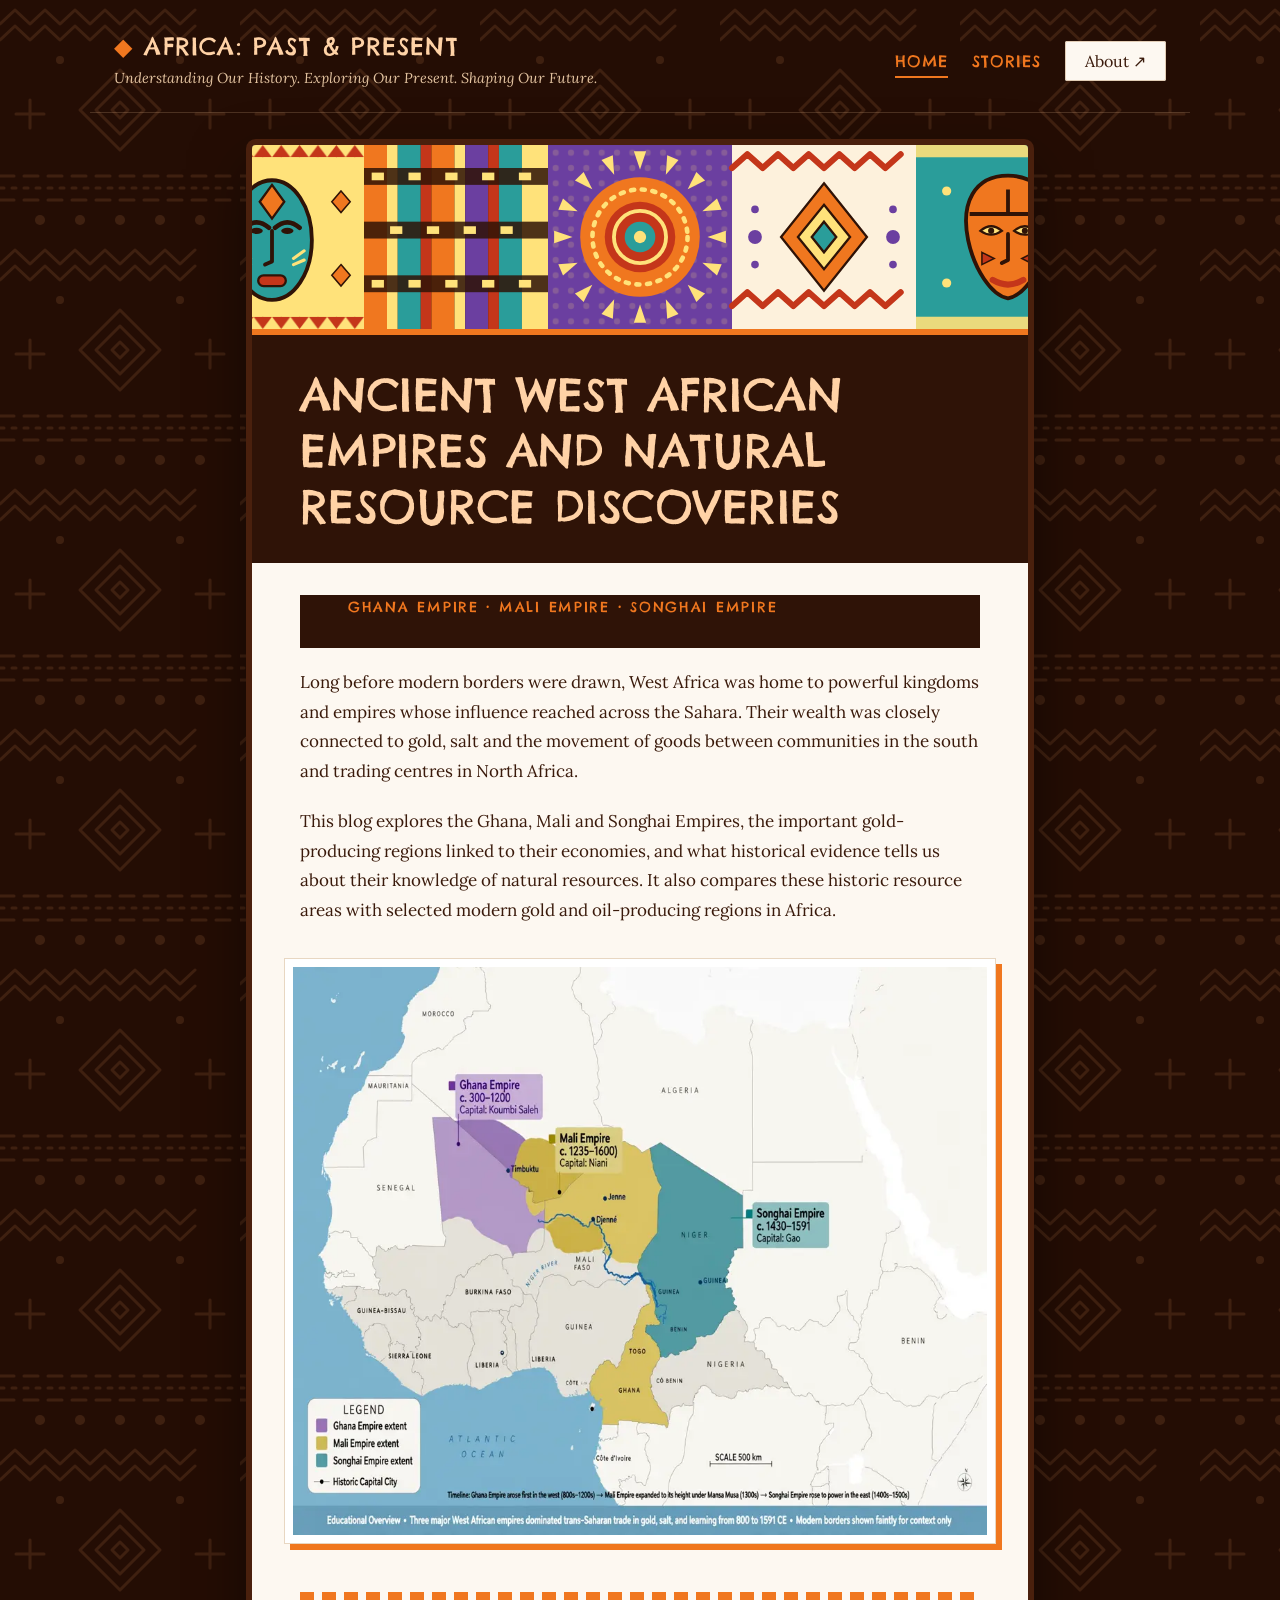
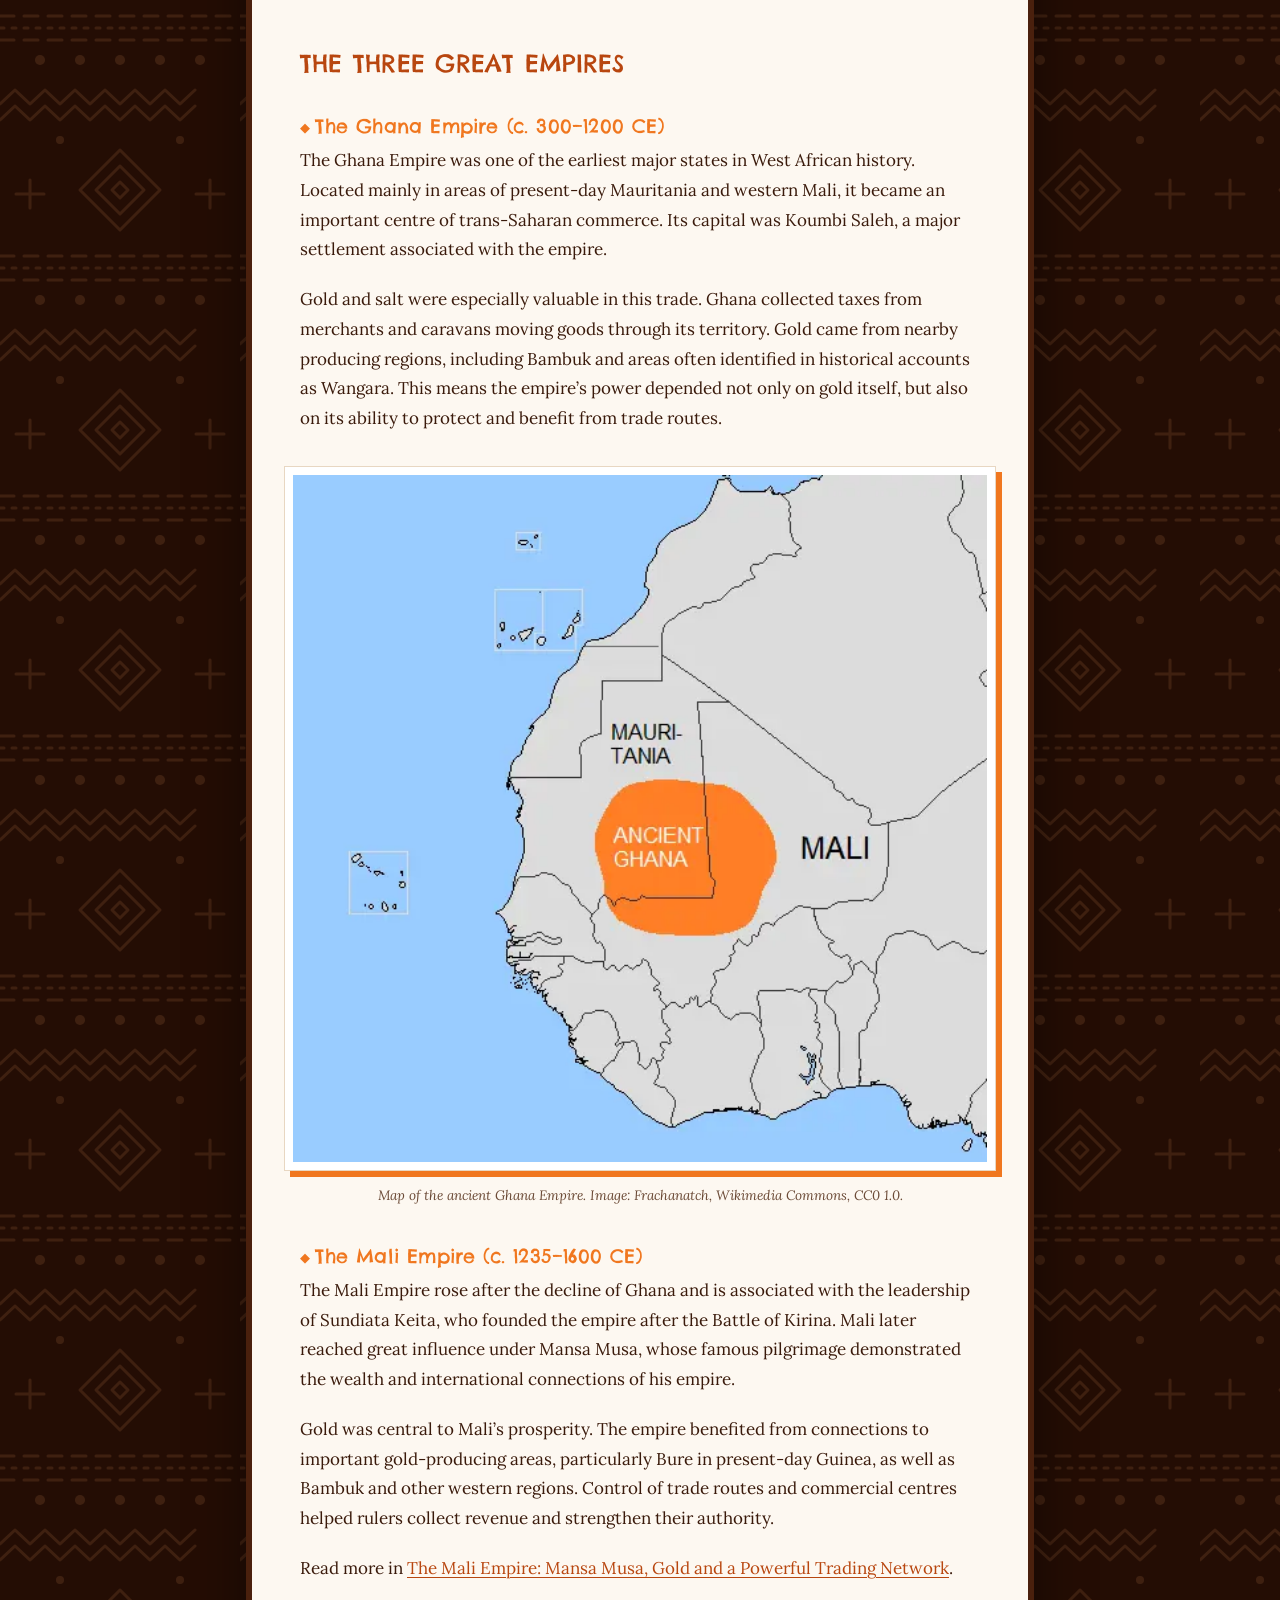
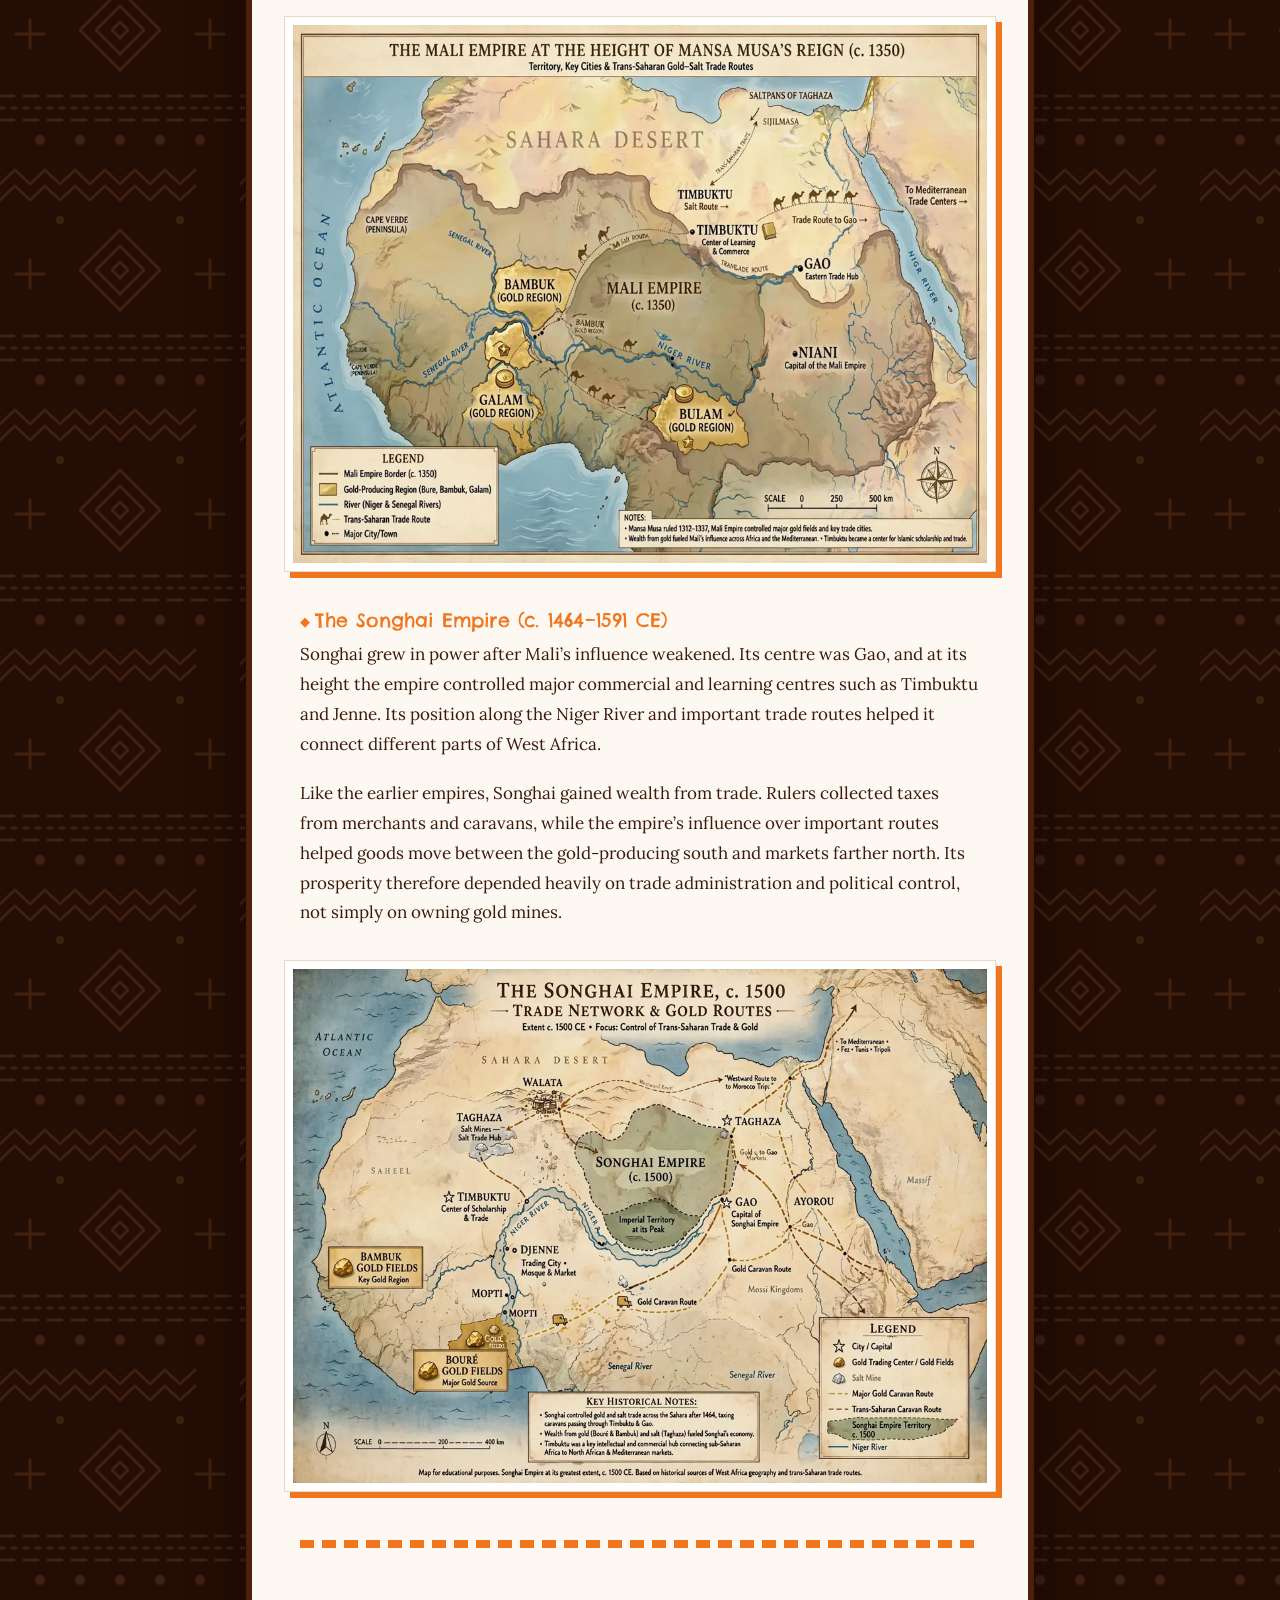
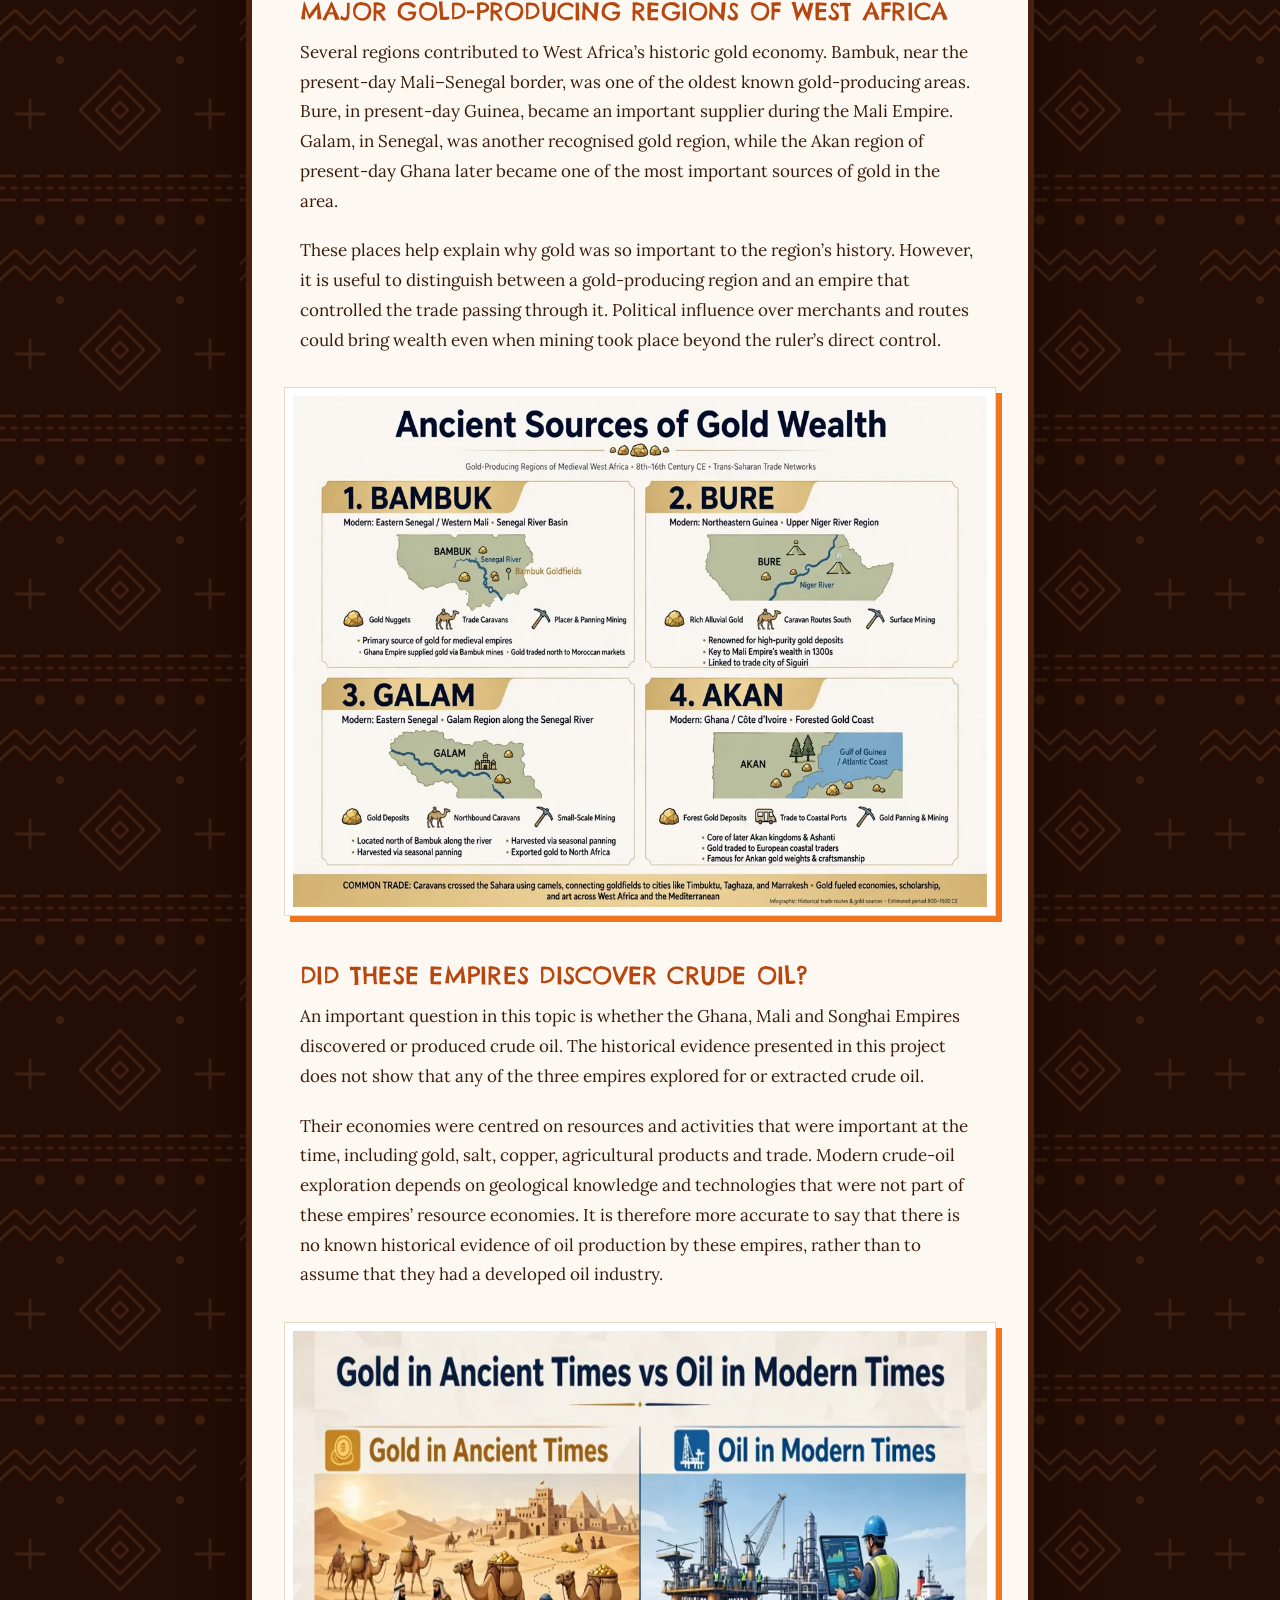
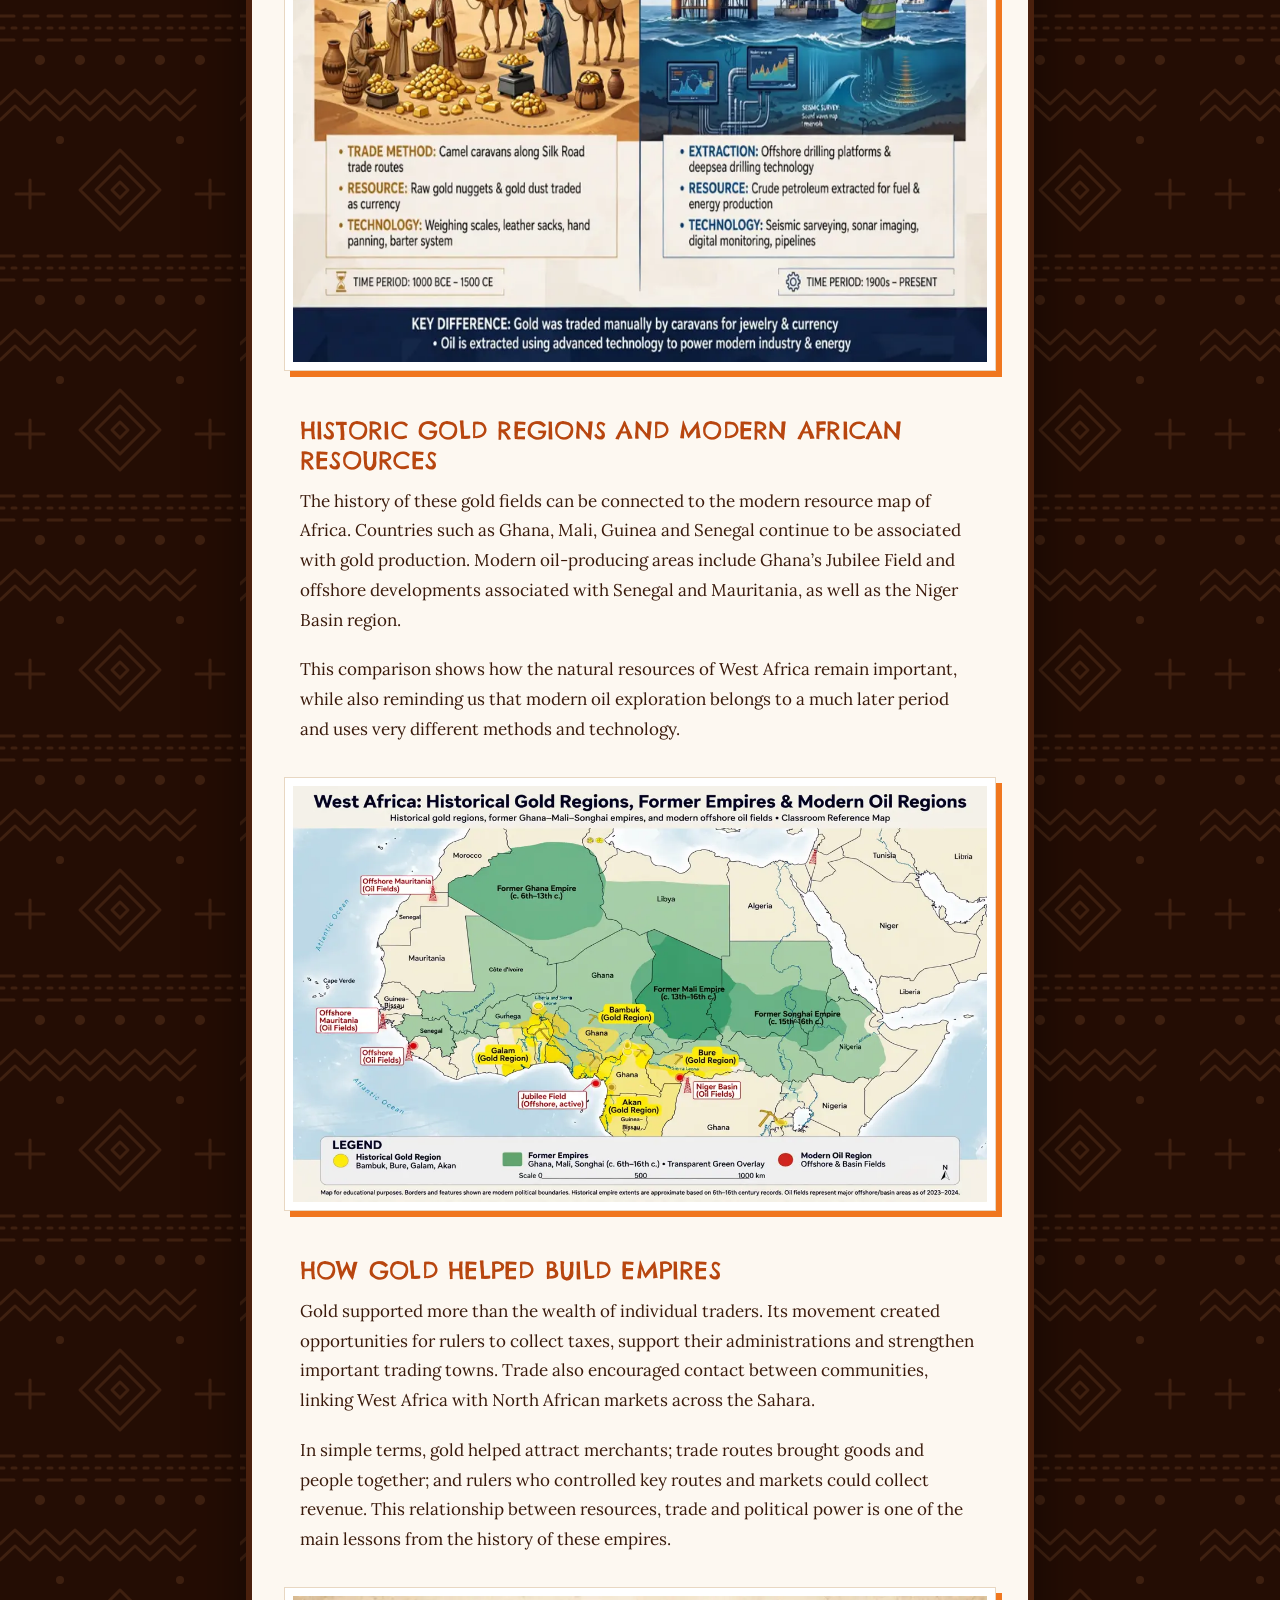
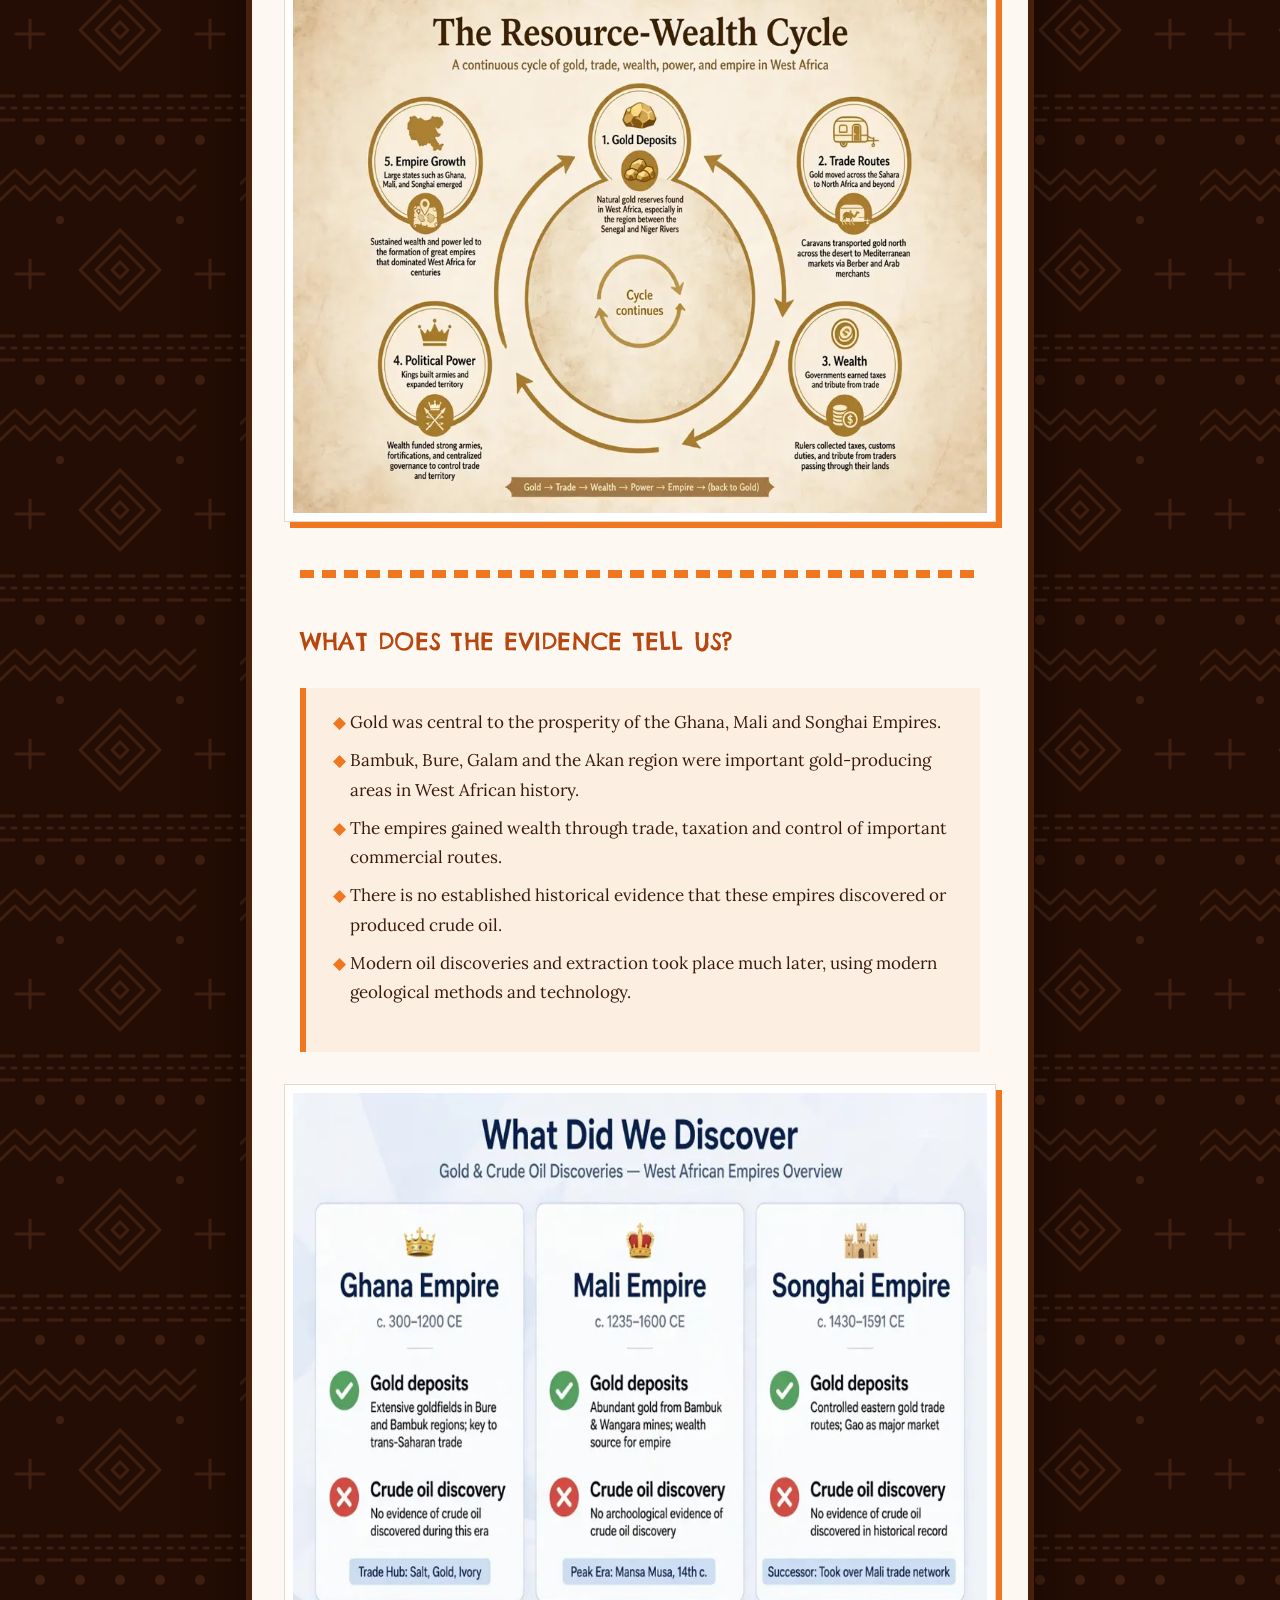
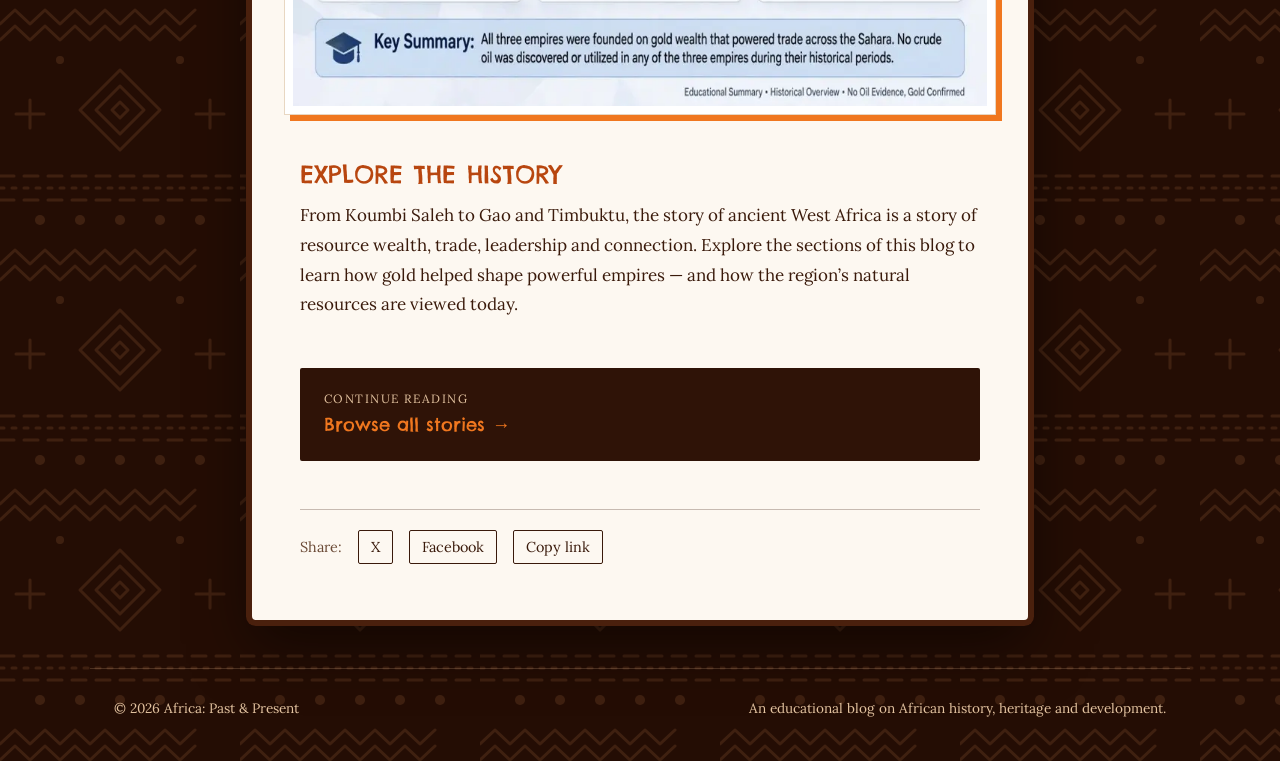
<file: index.html>
<!doctype html>
<html lang="en">
<head>
  <meta charset="utf-8">
  <meta name="viewport" content="width=device-width, initial-scale=1">
  <title>Ancient West African Empires and Natural Resource Discoveries — Africa: Past &amp; Present</title>
  <meta name="description" content="How the Ghana, Mali and Songhai Empires grew rich from gold, salt and trans-Saharan trade, and how historic gold regions compare with modern African gold and oil.">
  <meta property="og:title" content="Ancient West African Empires and Natural Resource Discoveries">
  <meta property="og:description" content="Ghana Empire • Mali Empire • Songhai Empire — gold, trade and the resource map of West Africa.">
  <meta property="og:image" content="/images/empires-overview-map.webp">
  <link rel="icon" href="/assets/favicon.svg" type="image/svg+xml">
  <link rel="preconnect" href="https://fonts.googleapis.com">
  <link rel="preconnect" href="https://fonts.gstatic.com" crossorigin>
  <link href="https://fonts.googleapis.com/css2?family=Courier+Prime:ital,wght@0,400;0,700;1,400&family=Special+Elite&display=swap" rel="stylesheet">
  <link rel="stylesheet" href="/assets/style.css">
  <script src="/assets/site.js" defer></script>
</head>
<body>
  <a class="skip-link" href="#content">Skip to content</a>
  <header class="site-header">
    <div>
      <p class="site-title"><a href="/">Africa: Past &amp; Present</a></p>
      <p class="site-tagline">Understanding Our History. Exploring Our Present. Shaping Our Future.</p>
    </div>
    <nav class="site-nav" aria-label="Main">
      <ul>
        <li><a href="/" aria-current="page">Home</a></li>
        <li><a href="/stories/">Stories</a></li>
        <li><a href="/about/">About</a></li>
      </ul>
    </nav>
  </header>

  <main id="content">
    <article class="article">
      <h1>Ancient West African Empires and Natural Resource Discoveries</h1>
      <p class="kicker">Ghana Empire • Mali Empire • Songhai Empire</p>

      <p>Long before modern borders were drawn, West Africa was home to powerful kingdoms and empires whose influence reached across the Sahara. Their wealth was closely connected to gold, salt and the movement of goods between communities in the south and trading centres in North Africa.</p>
      <p>This blog explores the Ghana, Mali and Songhai Empires, the important gold-producing regions linked to their economies, and what historical evidence tells us about their knowledge of natural resources. It also compares these historic resource areas with selected modern gold and oil-producing regions in Africa.</p>

      <figure>
        <img src="/images/empires-overview-map.webp" width="1000" height="819" alt="Map of West Africa showing the approximate extents of the Ghana Empire (c. 300–1200, capital Koumbi Saleh), the Mali Empire (c. 1235–1600, capital Niani) and the Songhai Empire (capital Gao), with modern borders shown faintly for context.">
      </figure>

      <hr>

      <h2>The three great empires</h2>

      <h3>The Ghana Empire (c. 300–1200 CE)</h3>
      <p>The Ghana Empire was one of the earliest major states in West African history. Located mainly in areas of present-day Mauritania and western Mali, it became an important centre of trans-Saharan commerce. Its capital was Koumbi Saleh, a major settlement associated with the empire.</p>
      <p>Gold and salt were especially valuable in this trade. Ghana collected taxes from merchants and caravans moving goods through its territory. Gold came from nearby producing regions, including Bambuk and areas often identified in historical accounts as Wangara. This means the empire’s power depended not only on gold itself, but also on its ability to protect and benefit from trade routes.</p>
      <figure>
        <img src="/images/ancient-ghana-empire-map.webp" width="524" height="519" loading="lazy" alt="Map of the territory of the ancient Ghana Empire in West Africa.">
        <figcaption>Map of the ancient Ghana Empire. Image: Frachanatch, Wikimedia Commons, CC0 1.0.</figcaption>
      </figure>

      <h3>The Mali Empire (c. 1235–1600 CE)</h3>
      <p>The Mali Empire rose after the decline of Ghana and is associated with the leadership of Sundiata Keita, who founded the empire after the Battle of Kirina. Mali later reached great influence under Mansa Musa, whose famous pilgrimage demonstrated the wealth and international connections of his empire.</p>
      <p>Gold was central to Mali’s prosperity. The empire benefited from connections to important gold-producing areas, particularly Bure in present-day Guinea, as well as Bambuk and other western regions. Control of trade routes and commercial centres helped rulers collect revenue and strengthen their authority.</p>
      <p>Read more in <a href="/stories/mali-empire-mansa-musa-gold-trade/">The Mali Empire: Mansa Musa, Gold and a Powerful Trading Network</a>.</p>
      <figure>
        <img src="/images/mali-empire-map.webp" width="1050" height="815" loading="lazy" alt="Illustrated map titled 'The Mali Empire at the height of Mansa Musa’s reign (c. 1350)', showing the empire’s territory, the cities of Timbuktu, Gao and Niani, gold regions such as Bambuk and Galam, the Niger and Senegal rivers, and camel caravan routes across the Sahara.">
      </figure>

      <h3>The Songhai Empire (c. 1464–1591 CE)</h3>
      <p>Songhai grew in power after Mali’s influence weakened. Its centre was Gao, and at its height the empire controlled major commercial and learning centres such as Timbuktu and Jenne. Its position along the Niger River and important trade routes helped it connect different parts of West Africa.</p>
      <p>Like the earlier empires, Songhai gained wealth from trade. Rulers collected taxes from merchants and caravans, while the empire’s influence over important routes helped goods move between the gold-producing south and markets farther north. Its prosperity therefore depended heavily on trade administration and political control, not simply on owning gold mines.</p>
      <figure>
        <img src="/images/songhai-empire-map.webp" width="1106" height="819" loading="lazy" alt="Illustrated map titled 'The Songhai Empire, c. 1500: Trade Network and Gold Routes', marking Gao, Timbuktu, Djenne, Walata and the Taghaza salt mines, the Bambuk and Bouré gold fields, and gold and trans-Saharan caravan routes.">
      </figure>

      <hr>

      <h2>Major gold-producing regions of West Africa</h2>
      <p>Several regions contributed to West Africa’s historic gold economy. Bambuk, near the present-day Mali–Senegal border, was one of the oldest known gold-producing areas. Bure, in present-day Guinea, became an important supplier during the Mali Empire. Galam, in Senegal, was another recognised gold region, while the Akan region of present-day Ghana later became one of the most important sources of gold in the area.</p>
      <p>These places help explain why gold was so important to the region’s history. However, it is useful to distinguish between a gold-producing region and an empire that controlled the trade passing through it. Political influence over merchants and routes could bring wealth even when mining took place beyond the ruler’s direct control.</p>
      <figure>
        <img src="/images/gold-sources.webp" width="1100" height="810" loading="lazy" alt="Infographic titled 'Ancient Sources of Gold Wealth' with four panels on the gold regions of Bambuk, Bure, Galam and Akan, giving each one's modern location, mining methods and role in trade.">
      </figure>

      <h2>Did these empires discover crude oil?</h2>
      <p>An important question in this topic is whether the Ghana, Mali and Songhai Empires discovered or produced crude oil. The historical evidence presented in this project does not show that any of the three empires explored for or extracted crude oil.</p>
      <p>Their economies were centred on resources and activities that were important at the time, including gold, salt, copper, agricultural products and trade. Modern crude-oil exploration depends on geological knowledge and technologies that were not part of these empires’ resource economies. It is therefore more accurate to say that there is no known historical evidence of oil production by these empires, rather than to assume that they had a developed oil industry.</p>
      <figure>
        <img src="/images/gold-vs-oil.webp" width="906" height="823" loading="lazy" alt="Infographic comparing 'Gold in Ancient Times' (camel caravans, gold dust and nuggets, weighing scales and hand panning) with 'Oil in Modern Times' (offshore drilling platforms, seismic surveys and digital monitoring).">
      </figure>

      <h2>Historic gold regions and modern African resources</h2>
      <p>The history of these gold fields can be connected to the modern resource map of Africa. Countries such as Ghana, Mali, Guinea and Senegal continue to be associated with gold production. Modern oil-producing areas include Ghana’s Jubilee Field and offshore developments associated with Senegal and Mauritania, as well as the Niger Basin region.</p>
      <p>This comparison shows how the natural resources of West Africa remain important, while also reminding us that modern oil exploration belongs to a much later period and uses very different methods and technology.</p>
      <figure>
        <img src="/images/gold-and-oil-regions-map.webp" width="1245" height="747" loading="lazy" alt="Reference map of West Africa overlaying the historical gold regions (Bambuk, Bure, Galam and Akan), the approximate areas of the former Ghana, Mali and Songhai Empires, and modern oil regions including Ghana's Jubilee Field, offshore Mauritania and Senegal, and the Niger Basin.">
      </figure>

      <h2>How gold helped build empires</h2>
      <p>Gold supported more than the wealth of individual traders. Its movement created opportunities for rulers to collect taxes, support their administrations and strengthen important trading towns. Trade also encouraged contact between communities, linking West Africa with North African markets across the Sahara.</p>
      <p>In simple terms, gold helped attract merchants; trade routes brought goods and people together; and rulers who controlled key routes and markets could collect revenue. This relationship between resources, trade and political power is one of the main lessons from the history of these empires.</p>
      <figure>
        <img src="/images/resource-wealth-cycle.webp" width="974" height="726" loading="lazy" alt="Diagram titled 'The Resource-Wealth Cycle' showing a loop with five stages: gold deposits, trade routes, wealth, political power and empire growth, which then leads back to gold.">
      </figure>

      <hr>

      <h2>What does the evidence tell us?</h2>
      <div class="callout">
        <ul>
          <li>Gold was central to the prosperity of the Ghana, Mali and Songhai Empires.</li>
          <li>Bambuk, Bure, Galam and the Akan region were important gold-producing areas in West African history.</li>
          <li>The empires gained wealth through trade, taxation and control of important commercial routes.</li>
          <li>There is no established historical evidence that these empires discovered or produced crude oil.</li>
          <li>Modern oil discoveries and extraction took place much later, using modern geological methods and technology.</li>
        </ul>
      </div>
      <figure>
        <img src="/images/what-did-we-discover.webp" width="927" height="819" loading="lazy" alt="Summary infographic titled 'What Did We Discover'. It has a card for each of the Ghana, Mali and Songhai Empires, marking gold deposits as confirmed and crude oil discovery as having no evidence.">
      </figure>

      <h2>Explore the history</h2>
      <p>From Koumbi Saleh to Gao and Timbuktu, the story of ancient West Africa is a story of resource wealth, trade, leadership and connection. Explore the sections of this blog to learn how gold helped shape powerful empires — and how the region’s natural resources are viewed today.</p>

      <a class="next-link" href="/stories/">
        <small>Continue reading</small>
        <strong>Browse all stories →</strong>
      </a>

      <div class="share">
        <span>Share:</span>
        <a data-share="x" href="https://x.com/" target="_blank" rel="noopener">X</a>
        <a data-share="facebook" href="https://www.facebook.com/" target="_blank" rel="noopener">Facebook</a>
        <button type="button" data-share="copy">Copy link</button>
      </div>
    </article>
  </main>

  <footer class="site-footer">
    <p>© 2026 Africa: Past &amp; Present</p>
    <p>An educational blog on African history, heritage and development.</p>
  </footer>
</body>
</html>
</file>
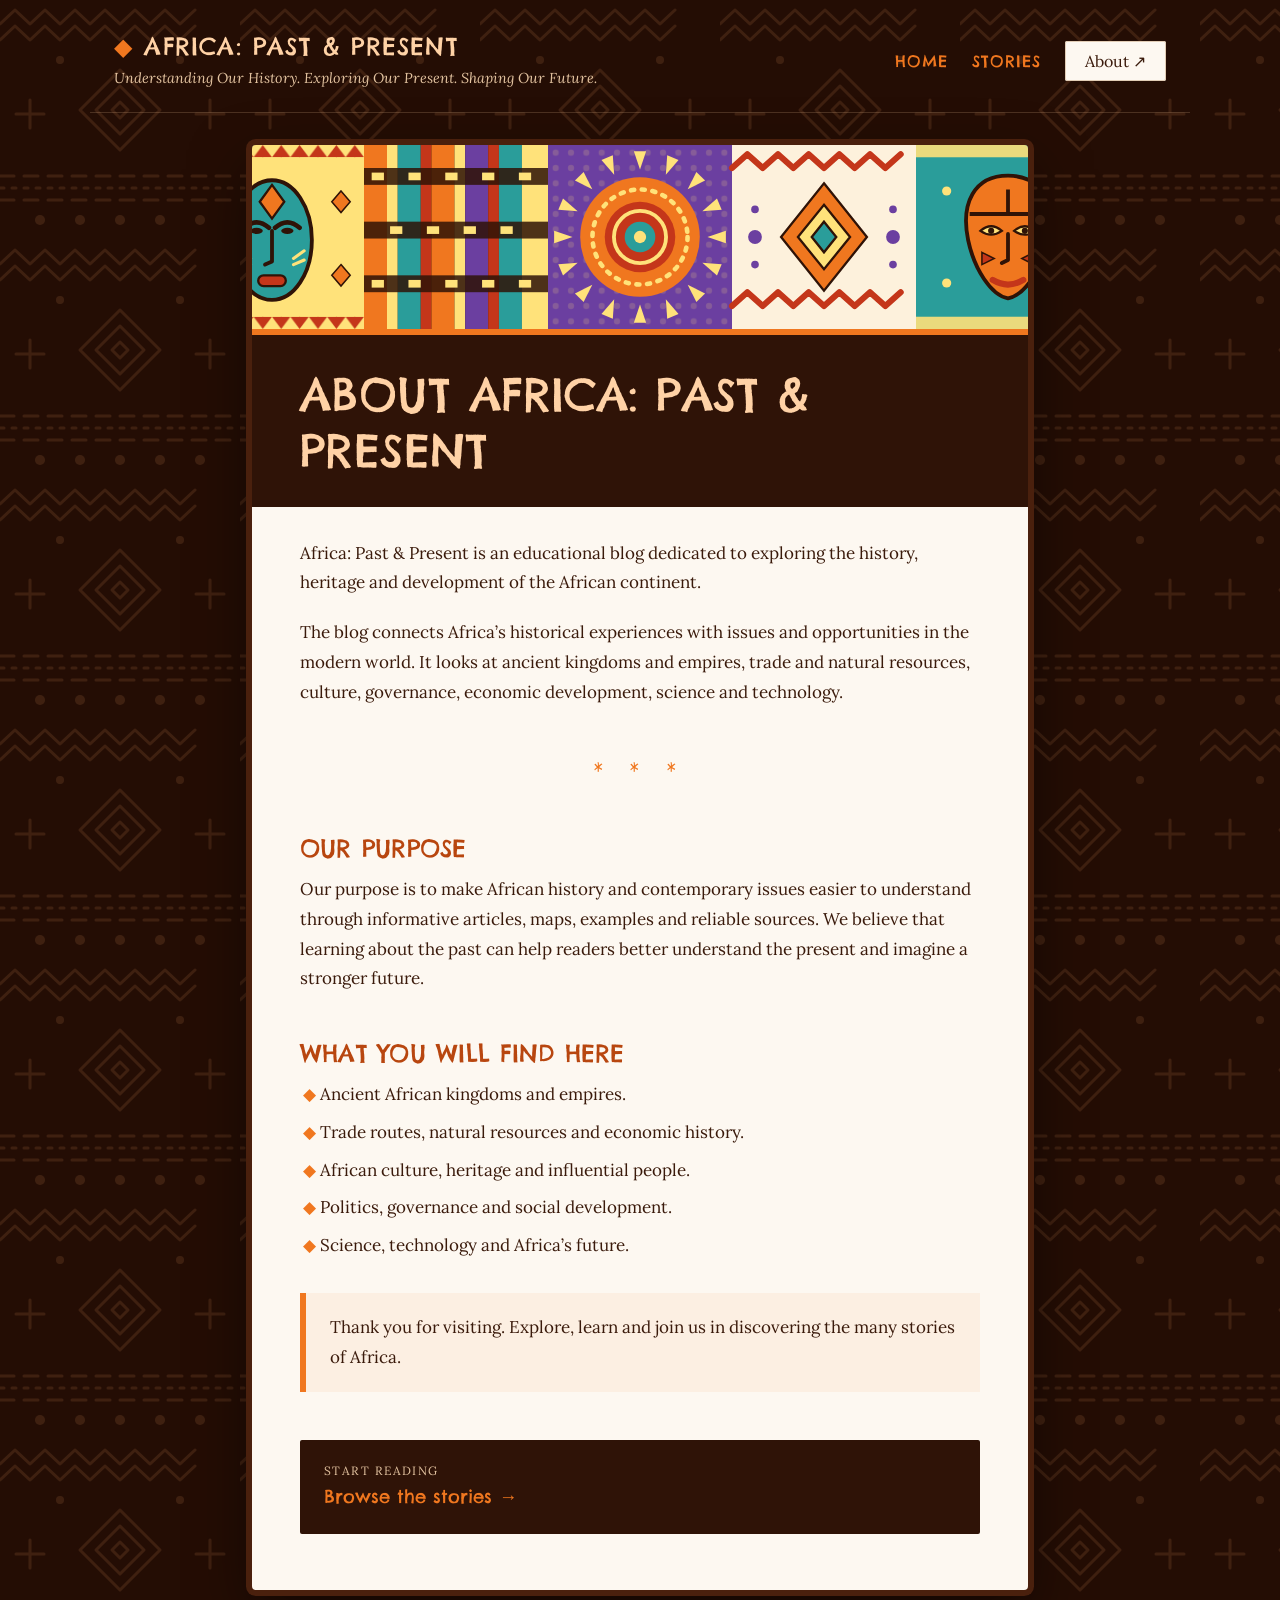
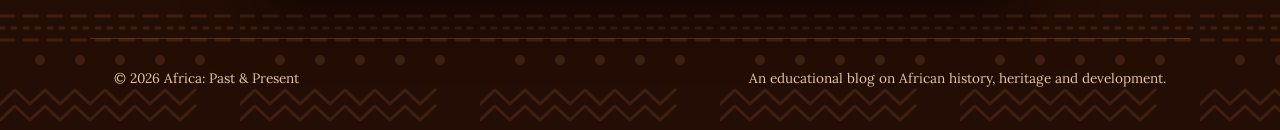
<file: about/index.html>
<!doctype html>
<html lang="en">
<head>
  <meta charset="utf-8">
  <meta name="viewport" content="width=device-width, initial-scale=1">
  <title>About — Africa: Past &amp; Present</title>
  <meta name="description" content="Africa: Past & Present is an educational blog about the history, heritage and development of the African continent.">
  <link rel="icon" href="/assets/favicon.svg" type="image/svg+xml">
  <link rel="preconnect" href="https://fonts.googleapis.com">
  <link rel="preconnect" href="https://fonts.gstatic.com" crossorigin>
  <link href="https://fonts.googleapis.com/css2?family=Courier+Prime:ital,wght@0,400;0,700;1,400&family=Special+Elite&display=swap" rel="stylesheet">
  <link rel="stylesheet" href="/assets/style.css">
  <script src="/assets/site.js" defer></script>
</head>
<body>
  <a class="skip-link" href="#content">Skip to content</a>
  <header class="site-header">
    <div>
      <p class="site-title"><a href="/">Africa: Past &amp; Present</a></p>
      <p class="site-tagline">Understanding Our History. Exploring Our Present. Shaping Our Future.</p>
    </div>
    <nav class="site-nav" aria-label="Main">
      <ul>
        <li><a href="/">Home</a></li>
        <li><a href="/stories/">Stories</a></li>
        <li><a href="/about/" aria-current="page">About</a></li>
      </ul>
    </nav>
  </header>

  <main id="content">
    <article class="article">
      <h1>About Africa: Past &amp; Present</h1>
      <p>Africa: Past &amp; Present is an educational blog dedicated to exploring the history, heritage and development of the African continent.</p>
      <p>The blog connects Africa’s historical experiences with issues and opportunities in the modern world. It looks at ancient kingdoms and empires, trade and natural resources, culture, governance, economic development, science and technology.</p>

      <hr class="stars">

      <h2>Our purpose</h2>
      <p>Our purpose is to make African history and contemporary issues easier to understand through informative articles, maps, examples and reliable sources. We believe that learning about the past can help readers better understand the present and imagine a stronger future.</p>

      <h2>What you will find here</h2>
      <ul>
        <li>Ancient African kingdoms and empires.</li>
        <li>Trade routes, natural resources and economic history.</li>
        <li>African culture, heritage and influential people.</li>
        <li>Politics, governance and social development.</li>
        <li>Science, technology and Africa’s future.</li>
      </ul>

      <div class="callout">
        <p>Thank you for visiting. Explore, learn and join us in discovering the many stories of Africa.</p>
      </div>

      <a class="next-link" href="/stories/">
        <small>Start reading</small>
        <strong>Browse the stories →</strong>
      </a>
    </article>
  </main>

  <footer class="site-footer">
    <p>© 2026 Africa: Past &amp; Present</p>
    <p>An educational blog on African history, heritage and development.</p>
  </footer>
</body>
</html>
</file>
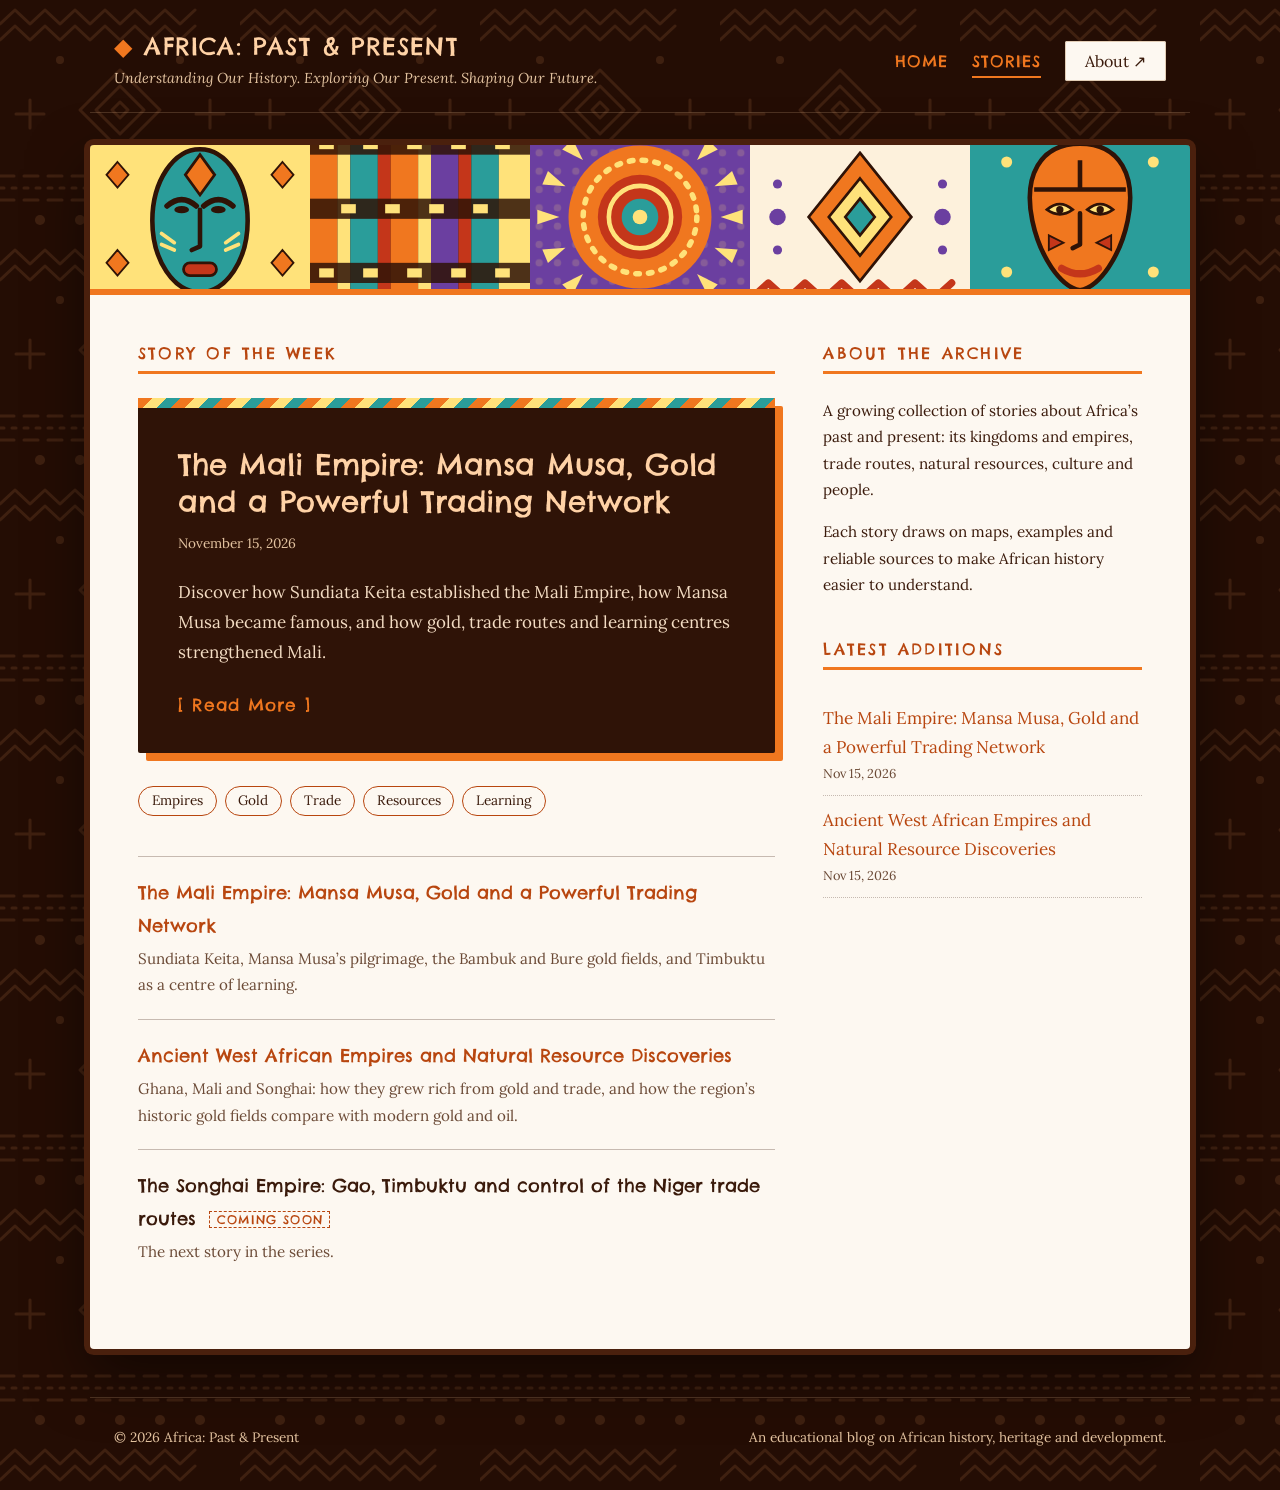
<file: stories/index.html>
<!doctype html>
<html lang="en">
<head>
  <meta charset="utf-8">
  <meta name="viewport" content="width=device-width, initial-scale=1">
  <title>Stories — Africa: Past &amp; Present</title>
  <meta name="description" content="Stories from Africa: Past & Present, on ancient African empires, trade routes, natural resources and their links to today.">
  <link rel="icon" href="/assets/favicon.svg" type="image/svg+xml">
  <link rel="preconnect" href="https://fonts.googleapis.com">
  <link rel="preconnect" href="https://fonts.gstatic.com" crossorigin>
  <link href="https://fonts.googleapis.com/css2?family=Courier+Prime:ital,wght@0,400;0,700;1,400&family=Special+Elite&display=swap" rel="stylesheet">
  <link rel="stylesheet" href="/assets/style.css">
  <script src="/assets/site.js" defer></script>
</head>
<body>
  <a class="skip-link" href="#content">Skip to content</a>
  <header class="site-header">
    <div>
      <p class="site-title"><a href="/">Africa: Past &amp; Present</a></p>
      <p class="site-tagline">Understanding Our History. Exploring Our Present. Shaping Our Future.</p>
    </div>
    <nav class="site-nav" aria-label="Main">
      <ul>
        <li><a href="/">Home</a></li>
        <li><a href="/stories/" aria-current="page">Stories</a></li>
        <li><a href="/about/">About</a></li>
      </ul>
    </nav>
  </header>

  <main id="content" class="stories">
    <div>
      <h1 class="page-heading">Story of the Week</h1>
      <article class="featured">
        <h2><a href="/stories/mali-empire-mansa-musa-gold-trade/">The Mali Empire: Mansa Musa, Gold and a Powerful Trading Network</a></h2>
        <time datetime="2026-11-15">November 15, 2026</time>
        <p>Discover how Sundiata Keita established the Mali Empire, how Mansa Musa became famous, and how gold, trade routes and learning centres strengthened Mali.</p>
        <a class="read-more" href="/stories/mali-empire-mansa-musa-gold-trade/">[ Read More ]</a>
      </article>

      <ul class="tags" aria-label="Filter stories by topic">
        <li><button type="button" data-topic="empires" aria-pressed="false">Empires</button></li>
        <li><button type="button" data-topic="gold" aria-pressed="false">Gold</button></li>
        <li><button type="button" data-topic="trade" aria-pressed="false">Trade</button></li>
        <li><button type="button" data-topic="resources" aria-pressed="false">Resources</button></li>
        <li><button type="button" data-topic="learning" aria-pressed="false">Learning</button></li>
      </ul>

      <ul class="story-list">
        <li data-topics="empires gold trade learning">
          <h3><a href="/stories/mali-empire-mansa-musa-gold-trade/">The Mali Empire: Mansa Musa, Gold and a Powerful Trading Network</a></h3>
          <p>Sundiata Keita, Mansa Musa’s pilgrimage, the Bambuk and Bure gold fields, and Timbuktu as a centre of learning.</p>
        </li>
        <li data-topics="empires gold trade resources">
          <h3><a href="/">Ancient West African Empires and Natural Resource Discoveries</a></h3>
          <p>Ghana, Mali and Songhai: how they grew rich from gold and trade, and how the region’s historic gold fields compare with modern gold and oil.</p>
        </li>
        <li data-topics="empires trade learning">
          <h3>The Songhai Empire: Gao, Timbuktu and control of the Niger trade routes <span class="soon">Coming soon</span></h3>
          <p>The next story in the series.</p>
        </li>
      </ul>
      <p class="empty-note" hidden>No stories on this topic yet.</p>
    </div>

    <aside class="sidebar">
      <section>
        <h2 class="page-heading">About the Archive</h2>
        <p>A growing collection of stories about Africa’s past and present: its kingdoms and empires, trade routes, natural resources, culture and people.</p>
        <p>Each story draws on maps, examples and reliable sources to make African history easier to understand.</p>
      </section>
      <section>
        <h2 class="page-heading">Latest Additions</h2>
        <ul>
          <li>
            <a href="/stories/mali-empire-mansa-musa-gold-trade/">The Mali Empire: Mansa Musa, Gold and a Powerful Trading Network</a>
            <time datetime="2026-11-15">Nov 15, 2026</time>
          </li>
          <li>
            <a href="/">Ancient West African Empires and Natural Resource Discoveries</a>
            <time datetime="2026-11-15">Nov 15, 2026</time>
          </li>
        </ul>
      </section>
    </aside>
  </main>

  <footer class="site-footer">
    <p>© 2026 Africa: Past &amp; Present</p>
    <p>An educational blog on African history, heritage and development.</p>
  </footer>
</body>
</html>
</file>
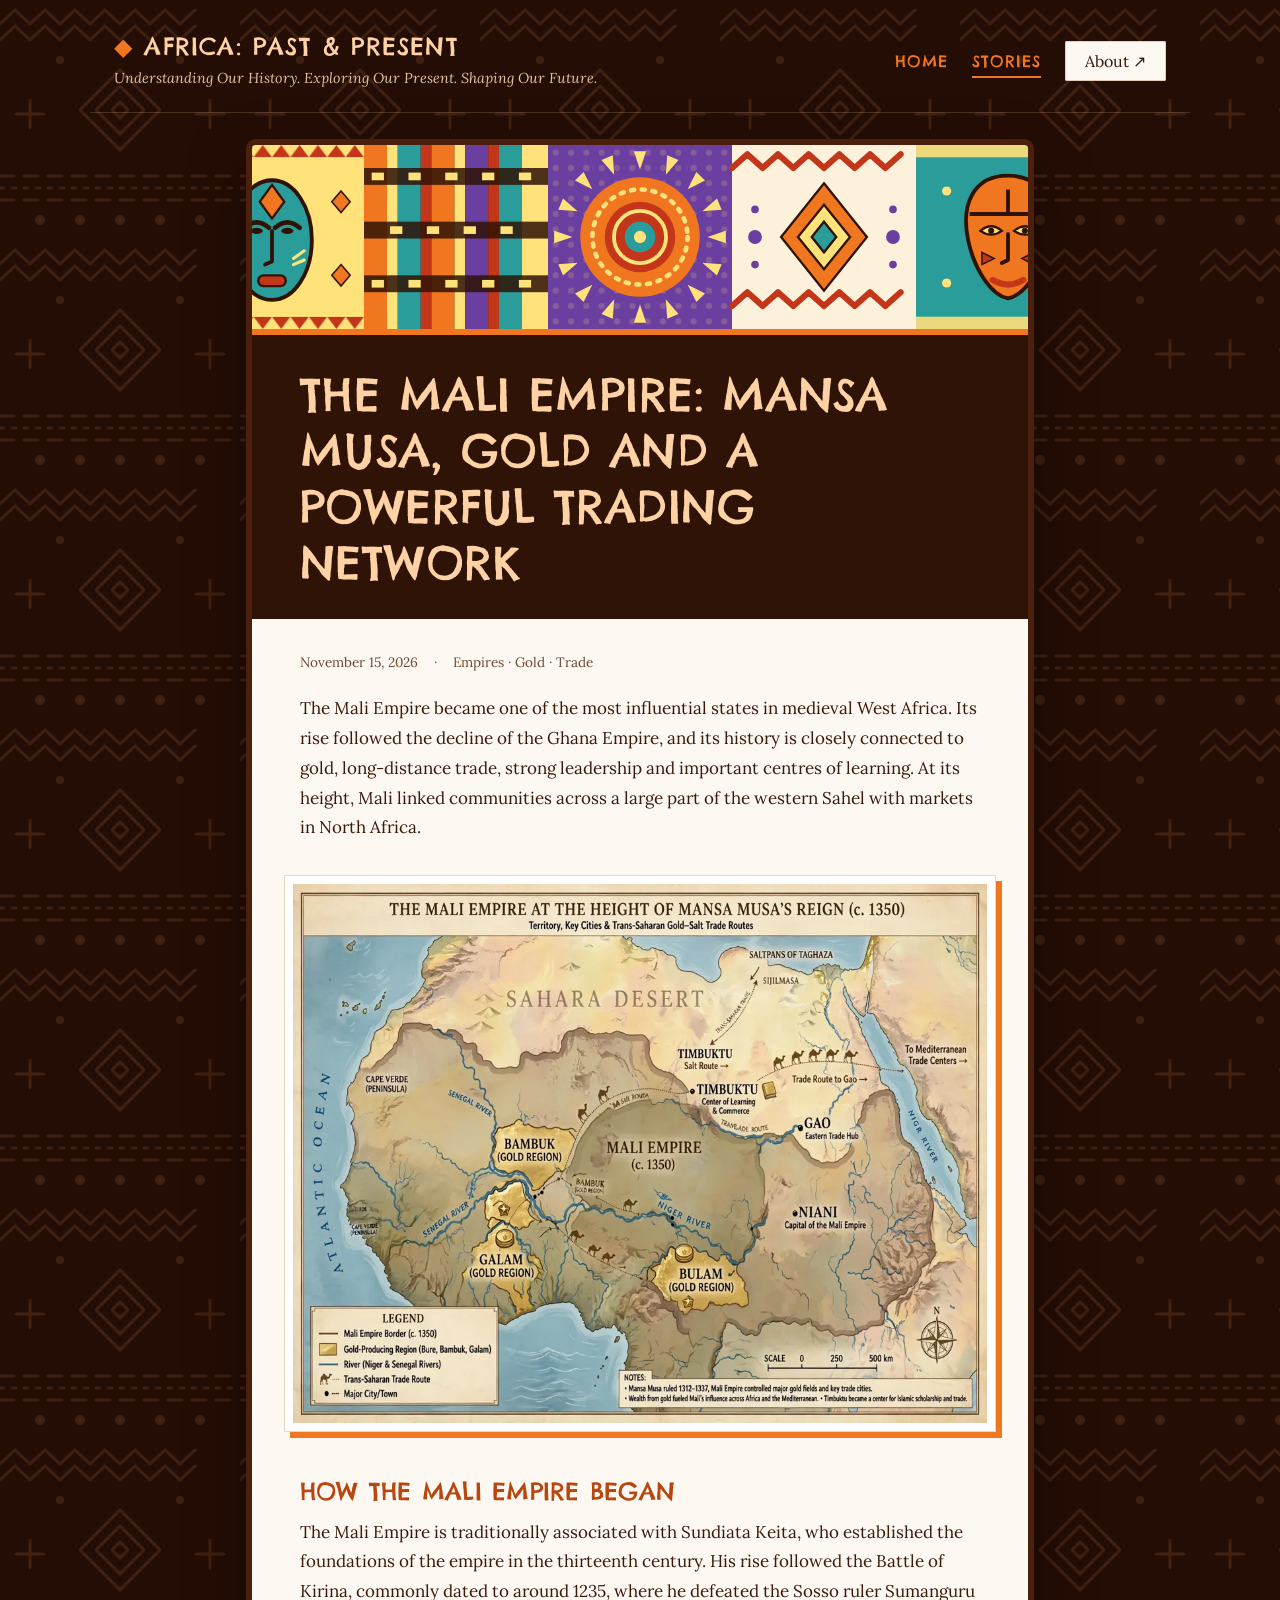
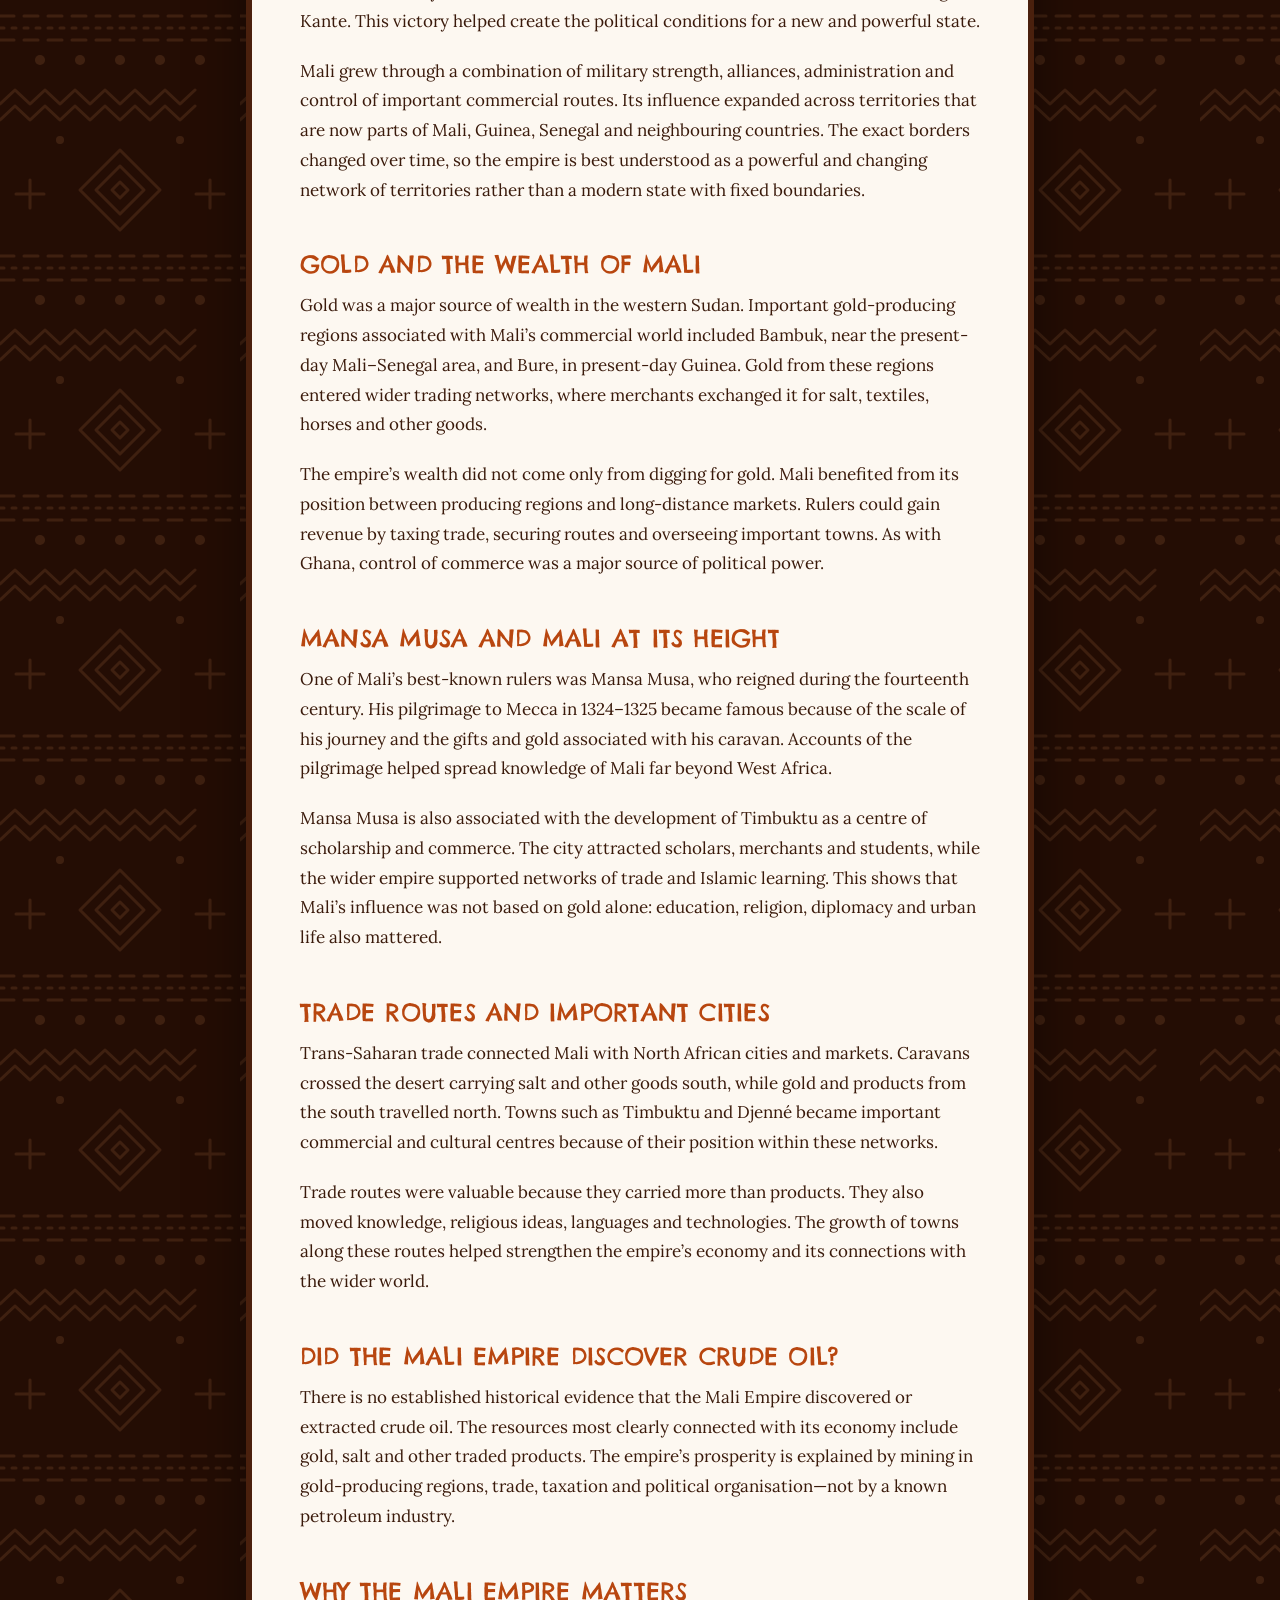
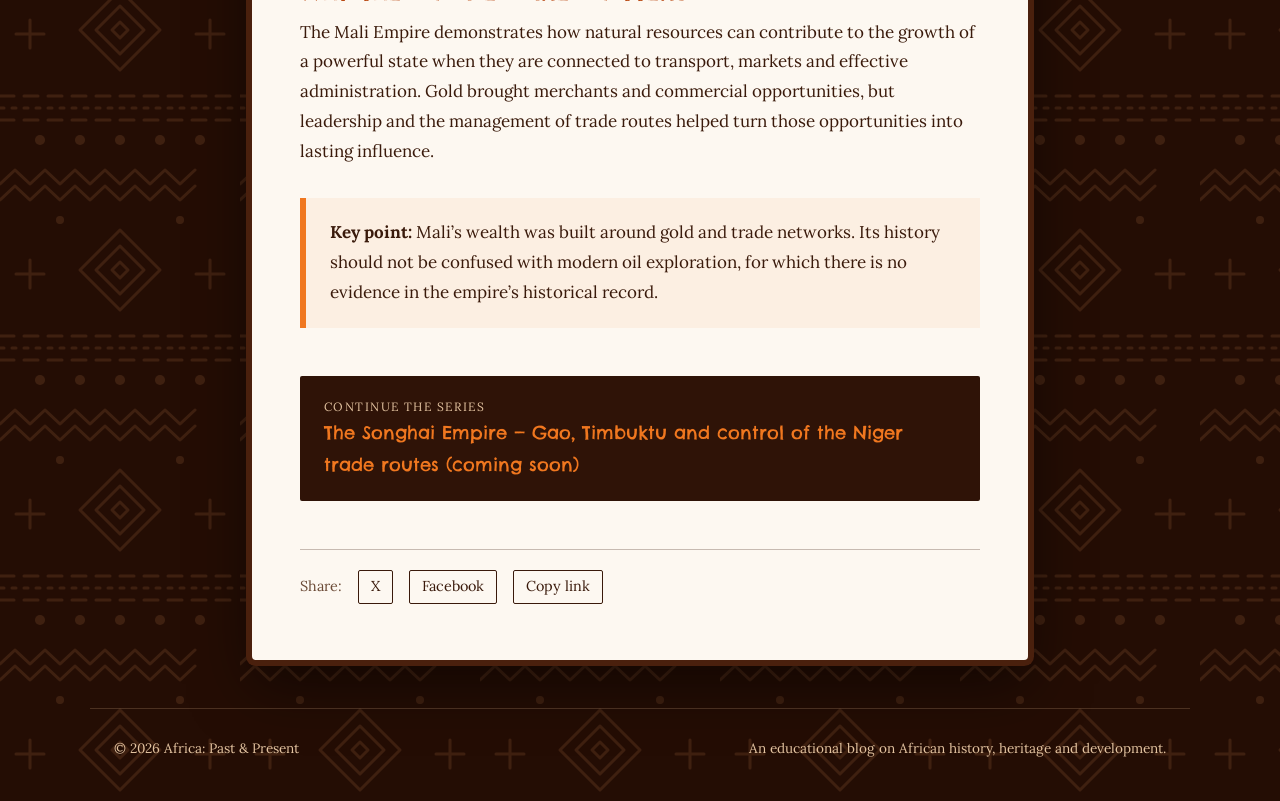
<file: stories/mali-empire-mansa-musa-gold-trade/index.html>
<!doctype html>
<html lang="en">
<head>
  <meta charset="utf-8">
  <meta name="viewport" content="width=device-width, initial-scale=1">
  <title>The Mali Empire: Mansa Musa, Gold and a Powerful Trading Network — Africa: Past &amp; Present</title>
  <meta name="description" content="How Sundiata Keita established the Mali Empire, how Mansa Musa became famous, and how gold, trade routes and learning centres strengthened Mali.">
  <meta property="og:title" content="The Mali Empire: Mansa Musa, Gold and a Powerful Trading Network">
  <meta property="og:image" content="/images/mali-empire-map.webp">
  <link rel="icon" href="/assets/favicon.svg" type="image/svg+xml">
  <link rel="preconnect" href="https://fonts.googleapis.com">
  <link rel="preconnect" href="https://fonts.gstatic.com" crossorigin>
  <link href="https://fonts.googleapis.com/css2?family=Courier+Prime:ital,wght@0,400;0,700;1,400&family=Special+Elite&display=swap" rel="stylesheet">
  <link rel="stylesheet" href="/assets/style.css">
  <script src="/assets/site.js" defer></script>
</head>
<body>
  <a class="skip-link" href="#content">Skip to content</a>
  <header class="site-header">
    <div>
      <p class="site-title"><a href="/">Africa: Past &amp; Present</a></p>
      <p class="site-tagline">Understanding Our History. Exploring Our Present. Shaping Our Future.</p>
    </div>
    <nav class="site-nav" aria-label="Main">
      <ul>
        <li><a href="/">Home</a></li>
        <li><a href="/stories/" aria-current="page">Stories</a></li>
        <li><a href="/about/">About</a></li>
      </ul>
    </nav>
  </header>

  <main id="content">
    <article class="article">
      <h1>The Mali Empire: Mansa Musa, Gold and a Powerful Trading Network</h1>
      <p class="meta"><span><time datetime="2026-11-15">November 15, 2026</time></span><span>Empires · Gold · Trade</span></p>

      <p>The Mali Empire became one of the most influential states in medieval West Africa. Its rise followed the decline of the Ghana Empire, and its history is closely connected to gold, long-distance trade, strong leadership and important centres of learning. At its height, Mali linked communities across a large part of the western Sahel with markets in North Africa.</p>

      <figure>
        <img src="/images/mali-empire-map.webp" width="1050" height="815" alt="Illustrated map titled 'The Mali Empire at the height of Mansa Musa’s reign (c. 1350)', showing the empire’s territory, the cities of Timbuktu, Gao and Niani, gold regions such as Bambuk and Galam, the Niger and Senegal rivers, and camel caravan routes across the Sahara.">
      </figure>

      <h2>How the Mali Empire began</h2>
      <p>The Mali Empire is traditionally associated with Sundiata Keita, who established the foundations of the empire in the thirteenth century. His rise followed the Battle of Kirina, commonly dated to around 1235, where he defeated the Sosso ruler Sumanguru Kante. This victory helped create the political conditions for a new and powerful state.</p>
      <p>Mali grew through a combination of military strength, alliances, administration and control of important commercial routes. Its influence expanded across territories that are now parts of Mali, Guinea, Senegal and neighbouring countries. The exact borders changed over time, so the empire is best understood as a powerful and changing network of territories rather than a modern state with fixed boundaries.</p>

      <h2>Gold and the wealth of Mali</h2>
      <p>Gold was a major source of wealth in the western Sudan. Important gold-producing regions associated with Mali’s commercial world included Bambuk, near the present-day Mali–Senegal area, and Bure, in present-day Guinea. Gold from these regions entered wider trading networks, where merchants exchanged it for salt, textiles, horses and other goods.</p>
      <p>The empire’s wealth did not come only from digging for gold. Mali benefited from its position between producing regions and long-distance markets. Rulers could gain revenue by taxing trade, securing routes and overseeing important towns. As with Ghana, control of commerce was a major source of political power.</p>

      <h2>Mansa Musa and Mali at its height</h2>
      <p>One of Mali’s best-known rulers was Mansa Musa, who reigned during the fourteenth century. His pilgrimage to Mecca in 1324–1325 became famous because of the scale of his journey and the gifts and gold associated with his caravan. Accounts of the pilgrimage helped spread knowledge of Mali far beyond West Africa.</p>
      <p>Mansa Musa is also associated with the development of Timbuktu as a centre of scholarship and commerce. The city attracted scholars, merchants and students, while the wider empire supported networks of trade and Islamic learning. This shows that Mali’s influence was not based on gold alone: education, religion, diplomacy and urban life also mattered.</p>

      <h2>Trade routes and important cities</h2>
      <p>Trans-Saharan trade connected Mali with North African cities and markets. Caravans crossed the desert carrying salt and other goods south, while gold and products from the south travelled north. Towns such as Timbuktu and Djenné became important commercial and cultural centres because of their position within these networks.</p>
      <p>Trade routes were valuable because they carried more than products. They also moved knowledge, religious ideas, languages and technologies. The growth of towns along these routes helped strengthen the empire’s economy and its connections with the wider world.</p>

      <h2>Did the Mali Empire discover crude oil?</h2>
      <p>There is no established historical evidence that the Mali Empire discovered or extracted crude oil. The resources most clearly connected with its economy include gold, salt and other traded products. The empire’s prosperity is explained by mining in gold-producing regions, trade, taxation and political organisation—not by a known petroleum industry.</p>

      <h2>Why the Mali Empire matters</h2>
      <p>The Mali Empire demonstrates how natural resources can contribute to the growth of a powerful state when they are connected to transport, markets and effective administration. Gold brought merchants and commercial opportunities, but leadership and the management of trade routes helped turn those opportunities into lasting influence.</p>

      <div class="callout">
        <p><strong>Key point:</strong> Mali’s wealth was built around gold and trade networks. Its history should not be confused with modern oil exploration, for which there is no evidence in the empire’s historical record.</p>
      </div>

      <a class="next-link" href="/stories/">
        <small>Continue the series</small>
        <strong>The Songhai Empire — Gao, Timbuktu and control of the Niger trade routes (coming soon)</strong>
      </a>

      <div class="share">
        <span>Share:</span>
        <a data-share="x" href="https://x.com/" target="_blank" rel="noopener">X</a>
        <a data-share="facebook" href="https://www.facebook.com/" target="_blank" rel="noopener">Facebook</a>
        <button type="button" data-share="copy">Copy link</button>
      </div>
    </article>
  </main>

  <footer class="site-footer">
    <p>© 2026 Africa: Past &amp; Present</p>
    <p>An educational blog on African history, heritage and development.</p>
  </footer>
</body>
</html>
</file>
<file: assets/style.css>
/* Africa: Past & Present — Afrocul-inspired theme
   Dark brown patterned backdrop, cream content panel, orange / peach display type.
   Drop-in replacement for assets/style.css — all existing class names are kept. */
@import url('https://fonts.googleapis.com/css2?family=Chelsea+Market&family=Lora:ital,wght@0,400;0,600;1,400&display=swap');

:root {
  --brown-900: #240d04;
  --brown-800: #2f1307;
  --brown-700: #4a200d;
  --peach: #ffd2a6;
  --orange: #f0771f;
  --rust: #b8460f;
  --yellow: #ffe27a;
  --teal: #2a9d9a;

  --paper: #fdf8f1;                     /* cream panel colour */
  --ink: #3a1a0b;
  --ink-soft: #6b4a36;
  --rule: rgba(58, 26, 11, 0.28);
  --card: rgba(240, 119, 31, 0.07);
  --type: "Chelsea Market", "Lora", Georgia, serif;
  --body: "Lora", Georgia, "Times New Roman", serif;
  --measure: 680px;
  --wide: 1100px;
}

*, *::before, *::after { box-sizing: border-box; }
html { -webkit-text-size-adjust: 100%; background: var(--brown-900); }

body {
  margin: 0;
  color: var(--ink);
  font-family: var(--body);
  font-size: 1.0625rem;
  line-height: 1.75;
  background-color: var(--brown-900);
  background-image: url("/assets/bogolan.svg");
  background-size: 240px 240px;
  min-height: 100vh;
  display: flex;
  flex-direction: column;
}

::selection { background: var(--orange); color: var(--brown-900); }

a { color: var(--rust); text-decoration: underline; text-decoration-thickness: 1px; text-underline-offset: 3px; }
a:hover { color: var(--orange); text-decoration-style: wavy; }
a:focus-visible, button:focus-visible { outline: 2px dashed var(--orange); outline-offset: 3px; }

.skip-link { position: absolute; left: -9999px; }
.skip-link:focus { left: 1rem; top: 1rem; background: var(--peach); color: var(--brown-900); padding: .5rem 1rem; z-index: 10; }

/* ---------- header (sits on the dark backdrop) ---------- */
.site-header {
  max-width: var(--wide);
  width: 100%;
  margin: 0 auto;
  padding: 2rem 1.5rem 1.25rem;
  display: flex;
  flex-wrap: wrap;
  gap: 1rem 2rem;
  align-items: center;
  justify-content: space-between;
  border-bottom: 1px solid rgba(255, 210, 166, .18);
}
.site-title {
  font-family: var(--type);
  font-size: 1.5rem;
  letter-spacing: .05em;
  text-transform: uppercase;
  margin: 0;
  line-height: 1.2;
}
.site-title a { color: var(--peach); text-decoration: none; }
.site-title a::before { content: "\25C6\00a0"; color: var(--orange); }
.site-title a:hover { color: var(--yellow); }
.site-tagline { margin: .35rem 0 0; font-size: .9rem; font-style: italic; color: #e3c3a0; }

.site-nav ul { list-style: none; margin: 0; padding: 0; display: flex; gap: 1.5rem; align-items: center; }
.site-nav a {
  font-family: var(--type);
  color: var(--orange);
  text-decoration: none;
  text-transform: uppercase;
  letter-spacing: .06em;
  font-size: 1rem;
  padding: .3rem 0;
  border-bottom: 2px solid transparent;
}
.site-nav a:hover { color: var(--yellow); }
.site-nav a[aria-current="page"] { border-bottom-color: var(--orange); }
/* last link styled as the outlined "Explore ↗" button from the reference */
.site-nav li:last-child a {
  font-family: var(--body);
  text-transform: none;
  letter-spacing: 0;
  color: var(--ink);
  background: var(--paper);
  border: 1px solid #e2cdb6;
  border-radius: 2px;
  padding: .55rem 1.2rem;
}
.site-nav li:last-child a::after { content: "\00a0\2197"; }
.site-nav li:last-child a:hover { background: var(--peach); color: var(--ink); }

main { flex: 1; width: 100%; }

/* ---------- article (cream panel with dark hero band) ---------- */
.article {
  --pad: clamp(1.25rem, 4vw, 3rem);
  width: calc(100% - 1.5rem);
  max-width: calc(var(--measure) + 2 * var(--pad));
  margin: 2rem auto 3rem;
  padding: 0 var(--pad) 3.5rem;
  background: var(--paper);
  border-radius: 4px;
  overflow: hidden;
  box-shadow: 0 0 0 6px var(--brown-700), 0 24px 60px rgba(0, 0, 0, .5);
}
.article h1, .article h2, .article h3, .page-heading {
  font-family: var(--type);
  font-weight: 400;
  line-height: 1.25;
  letter-spacing: .01em;
}
/* gallery-style mosaic strip (original SVG tiles) above the title */
.article::before {
  content: "";
  display: block;
  height: clamp(110px, 22vw, 190px);
  margin: 0 calc(-1 * var(--pad));
  background: #2f1307 url("/assets/mosaic-band.svg") center / cover no-repeat;
  border-bottom: 6px solid var(--orange);
}
/* hero: the title sits on a dark band in peach, like "INSIDE AFRICA" */
.article h1 {
  font-size: clamp(1.7rem, 4.6vw, 2.8rem);
  text-transform: uppercase;
  color: var(--peach);
  background: var(--brown-800);
  margin: 0 calc(-1 * var(--pad)) 2rem;
  padding: 2rem var(--pad) 1.75rem;
}
.article h2 { font-size: 1.5rem; margin: 2.75rem 0 .75rem; color: var(--rust); text-transform: uppercase; }
.article h3 { font-size: 1.2rem; margin: 2.25rem 0 .5rem; color: var(--orange); }
.article h3::before { content: "\25C6\00a0"; font-size: .7em; vertical-align: middle; }
.kicker {
  font-family: var(--type);
  letter-spacing: .12em;
  text-transform: uppercase;
  font-size: .9rem;
  color: var(--orange);
  background: var(--brown-800);
  margin: -2rem calc(-1 * var(--pad, 0px)) 2rem;
  padding: 0 var(--pad, 0px) 1.75rem;
}
.meta { font-size: .85rem; color: var(--ink-soft); margin: 0 0 2rem; display: flex; gap: 1rem; flex-wrap: wrap; }
.meta span + span::before { content: "\00b7"; margin-right: 1rem; }

.article p { margin: 0 0 1.25rem; }
.article ul { padding-left: 1.25rem; margin: 0 0 1.5rem; }
.article li { margin-bottom: .5rem; }
.article li::marker { content: "\25C6\00a0"; color: var(--orange); }

hr, .rule {
  border: 0;
  height: 8px;
  margin: 3rem 0;
  background: repeating-linear-gradient(90deg, var(--orange) 0 14px, transparent 14px 22px);
}
hr.stars { background: none; height: auto; text-align: center; }
hr.stars::after { content: "* * *"; letter-spacing: .6em; font-family: var(--type); color: var(--orange); }

figure { margin: 2rem -1rem; }
figure img {
  display: block;
  width: 100%;
  height: auto;
  background: #fff;
  padding: .5rem;
  border: 1px solid #e8d7c2;
  box-shadow: 6px 6px 0 var(--orange);
  cursor: zoom-in;
}
figcaption { font-size: .85rem; color: var(--ink-soft); margin-top: .8rem; text-align: center; font-style: italic; }

.callout {
  border-left: 6px solid var(--orange);
  background: var(--card);
  padding: 1.25rem 1.5rem;
  margin: 2rem 0;
}
.callout p:last-child { margin-bottom: 0; }

.next-link {
  display: block;
  margin-top: 3rem;
  padding: 1.25rem 1.5rem;
  background: var(--brown-800);
  color: var(--peach);
  text-decoration: none;
  border-radius: 2px;
}
.next-link small { display: block; letter-spacing: .12em; text-transform: uppercase; color: #e3c3a0; font-size: .75rem; }
.next-link strong { font-family: var(--type); font-weight: 400; font-size: 1.15rem; color: var(--orange); }
.next-link:hover strong { color: var(--yellow); }

.share { margin-top: 3rem; padding-top: 1.25rem; border-top: 1px solid var(--rule); display: flex; gap: 1rem; align-items: center; flex-wrap: wrap; font-size: .9rem; }
.share span { color: var(--ink-soft); }
.share a, .share button {
  font: inherit; color: var(--ink); background: none; cursor: pointer;
  border: 1px solid var(--ink); padding: .2rem .75rem; text-decoration: none; border-radius: 2px;
}
.share a:hover, .share button:hover { background: var(--brown-800); color: var(--peach); }

/* ---------- stories ---------- */
.stories {
  max-width: var(--wide);
  width: calc(100% - 1.5rem);
  margin: 2rem auto 3rem;
  padding: 3rem clamp(1.25rem, 4vw, 3rem) 4rem;
  display: grid;
  grid-template-columns: minmax(0, 2fr) minmax(0, 1fr);
  gap: 3rem;
  background: var(--paper);
  border-radius: 4px;
  box-shadow: 0 0 0 6px var(--brown-700), 0 24px 60px rgba(0, 0, 0, .5);
}
.page-heading { font-size: 1rem; text-transform: uppercase; letter-spacing: .14em; margin: 0 0 1.5rem; padding-bottom: .5rem; border-bottom: 3px solid var(--orange); color: var(--rust); }

.featured {
  background: var(--brown-800);
  color: var(--peach);
  padding: 2.5rem 2.5rem 2rem;
  border-radius: 2px;
  box-shadow: 8px 8px 0 var(--orange);
  position: relative;
}
.featured::before {
  content: "";
  position: absolute; top: 0; left: 0; right: 0; height: 10px;
  background: repeating-linear-gradient(135deg, var(--orange) 0 10px, var(--yellow) 10px 20px, var(--teal) 20px 30px);
}
.featured h2 { font-family: var(--type); font-weight: 400; font-size: clamp(1.3rem, 2.6vw, 1.8rem); line-height: 1.3; margin: .5rem 0 .5rem; }
.featured h2 a { color: var(--peach); text-decoration: none; }
.featured h2 a:hover { color: var(--yellow); }
.featured time { font-size: .85rem; color: #e3c3a0; }
.featured p { margin: 1.25rem 0 1.5rem; color: #f3dcc3; }
.read-more { font-family: var(--type); text-decoration: none; letter-spacing: .06em; color: var(--orange); }
.read-more:hover { color: var(--yellow); text-decoration: underline; }

.tags { display: flex; flex-wrap: wrap; gap: .5rem; margin: 2rem 0 0; padding: 0; list-style: none; }
.tags button {
  font: inherit; font-size: .85rem; color: var(--ink); cursor: pointer;
  background: transparent; border: 1px solid var(--rust); padding: .15rem .8rem; border-radius: 999px;
}
.tags button[aria-pressed="true"] { background: var(--orange); border-color: var(--orange); color: var(--brown-900); }

.story-list { list-style: none; padding: 0; margin: 2.5rem 0 0; }
.story-list li { padding: 1.25rem 0; border-top: 1px solid var(--rule); }
.story-list li[hidden] { display: none; }
.story-list h3 { font-family: var(--type); font-weight: 400; font-size: 1.15rem; margin: 0 0 .25rem; }
.story-list h3 a { text-decoration: none; color: var(--rust); }
.story-list h3 a:hover { color: var(--orange); text-decoration: underline; }
.story-list p { margin: .25rem 0 0; font-size: .95rem; color: var(--ink-soft); }
.story-list .soon { font-size: .75rem; letter-spacing: .1em; text-transform: uppercase; border: 1px dashed var(--rust); color: var(--rust); padding: 0 .4rem; margin-left: .4rem; vertical-align: middle; }
.empty-note { color: var(--ink-soft); font-style: italic; }

.sidebar section { margin-bottom: 2.5rem; }
.sidebar p { font-size: .95rem; }
.sidebar ul { list-style: none; padding: 0; margin: 0; }
.sidebar li { padding: .6rem 0; border-bottom: 1px dotted var(--rule); }
.sidebar li a { text-decoration: none; }
.sidebar li a:hover { text-decoration: underline; }
.sidebar time { display: block; font-size: .8rem; color: var(--ink-soft); }

/* ---------- footer (back on the dark backdrop) ---------- */
.site-footer {
  max-width: var(--wide);
  width: 100%;
  margin: 0 auto;
  padding: 1.75rem 1.5rem 2.5rem;
  border-top: 1px solid rgba(255, 210, 166, .18);
  display: flex; flex-wrap: wrap; gap: 1rem; justify-content: space-between;
  font-size: .85rem; color: #e3c3a0;
}
.site-footer p { margin: 0; }
.site-footer a { color: var(--peach); }

/* ---------- lightbox ---------- */
.lightbox { border: 0; padding: 0; background: transparent; max-width: 96vw; max-height: 96vh; }
.lightbox::backdrop { background: rgba(36, 13, 4, .9); }
.lightbox img { display: block; max-width: 96vw; max-height: 90vh; width: auto; height: auto; background: #fff; padding: .5rem; }
.lightbox button {
  position: fixed; top: 1rem; right: 1rem; font: inherit; font-family: var(--type);
  background: var(--orange); color: var(--brown-900); border: 0; padding: .4rem .9rem; cursor: pointer; border-radius: 2px;
}

.stories::before {
  content: "";
  grid-column: 1 / -1;
  height: clamp(90px, 16vw, 150px);
  margin: -3rem calc(-1 * clamp(1.25rem, 4vw, 3rem)) 0;
  background: #2f1307 url("/assets/mosaic-band.svg") center / cover no-repeat;
  border-bottom: 6px solid var(--orange);
  border-radius: 4px 4px 0 0;
}

@media (max-width: 820px) {
  .stories { grid-template-columns: 1fr; }
  .featured { padding: 2.25rem 1.5rem 1.5rem; }
  figure { margin: 2rem 0; }
}
@media (max-width: 560px) {
  .site-header { flex-direction: column; align-items: flex-start; }
}
@media (prefers-reduced-motion: reduce) { * { transition: none !important; } }
</file>
